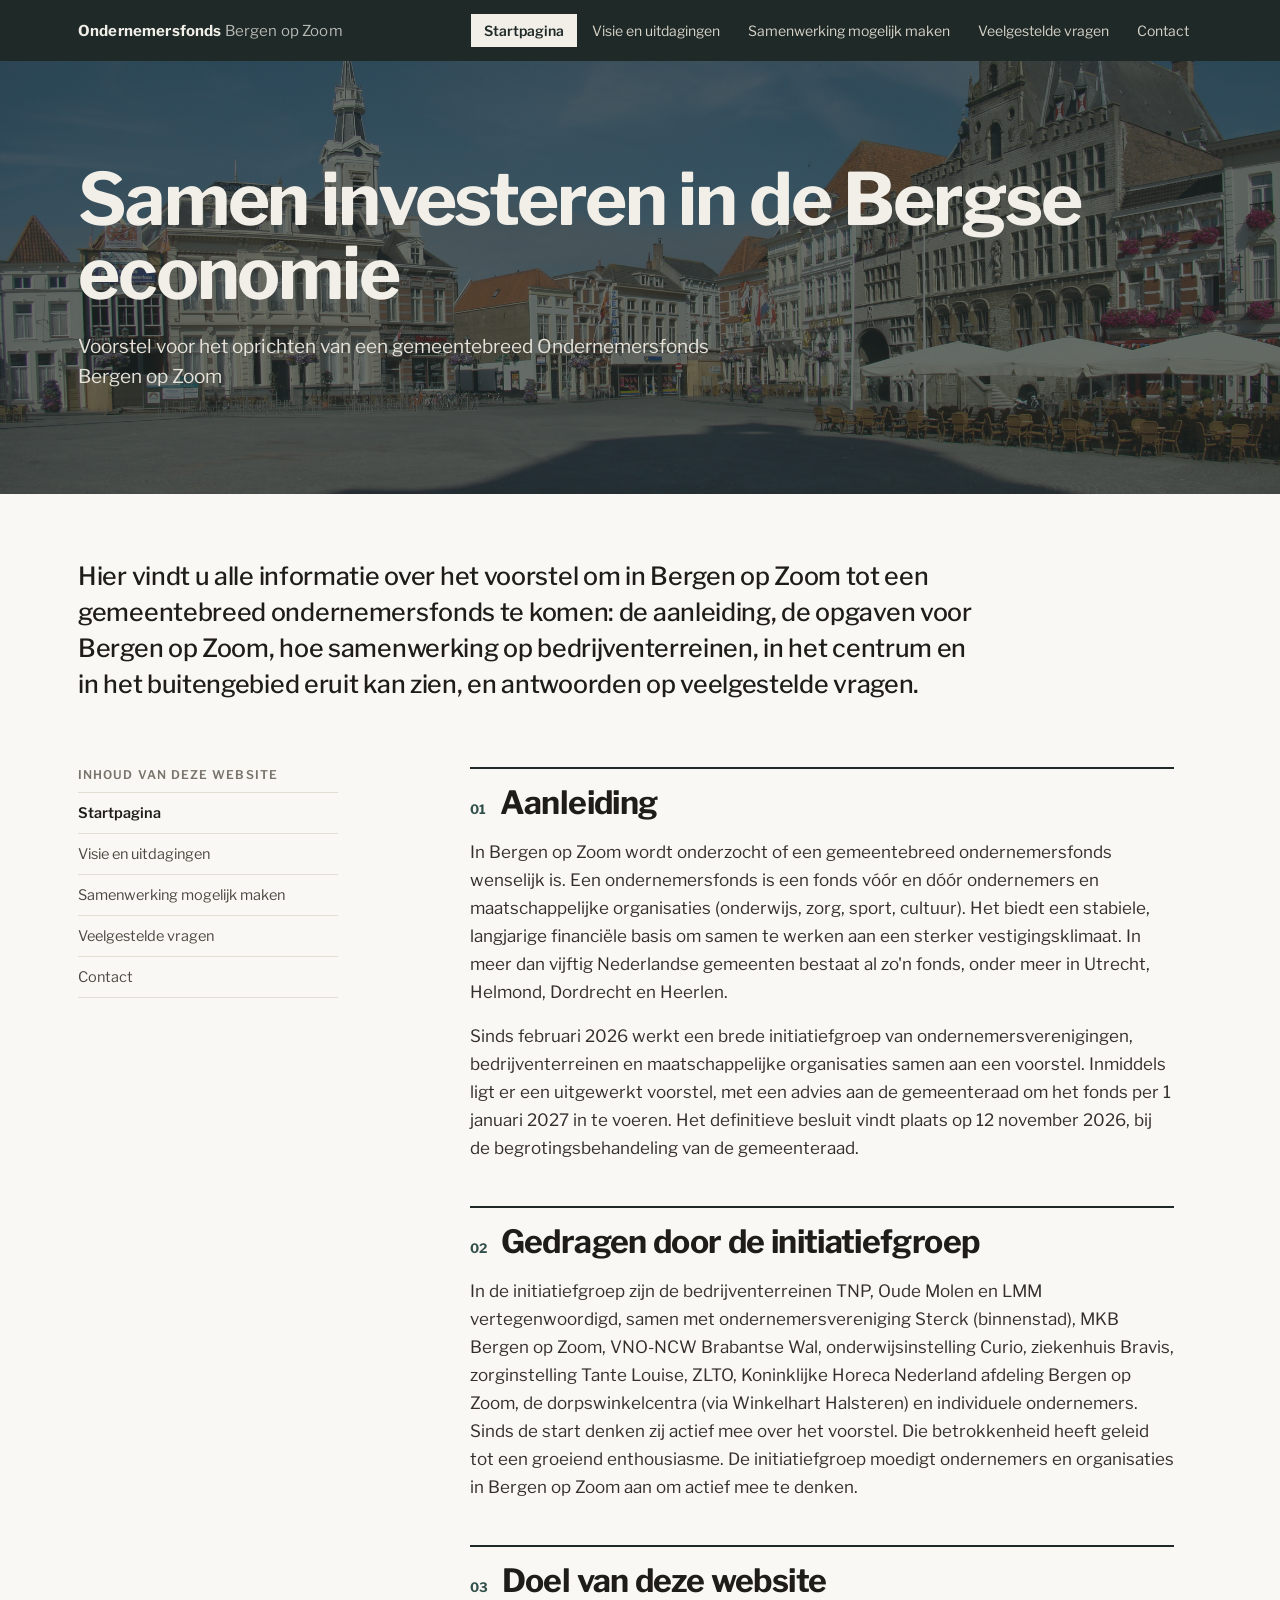
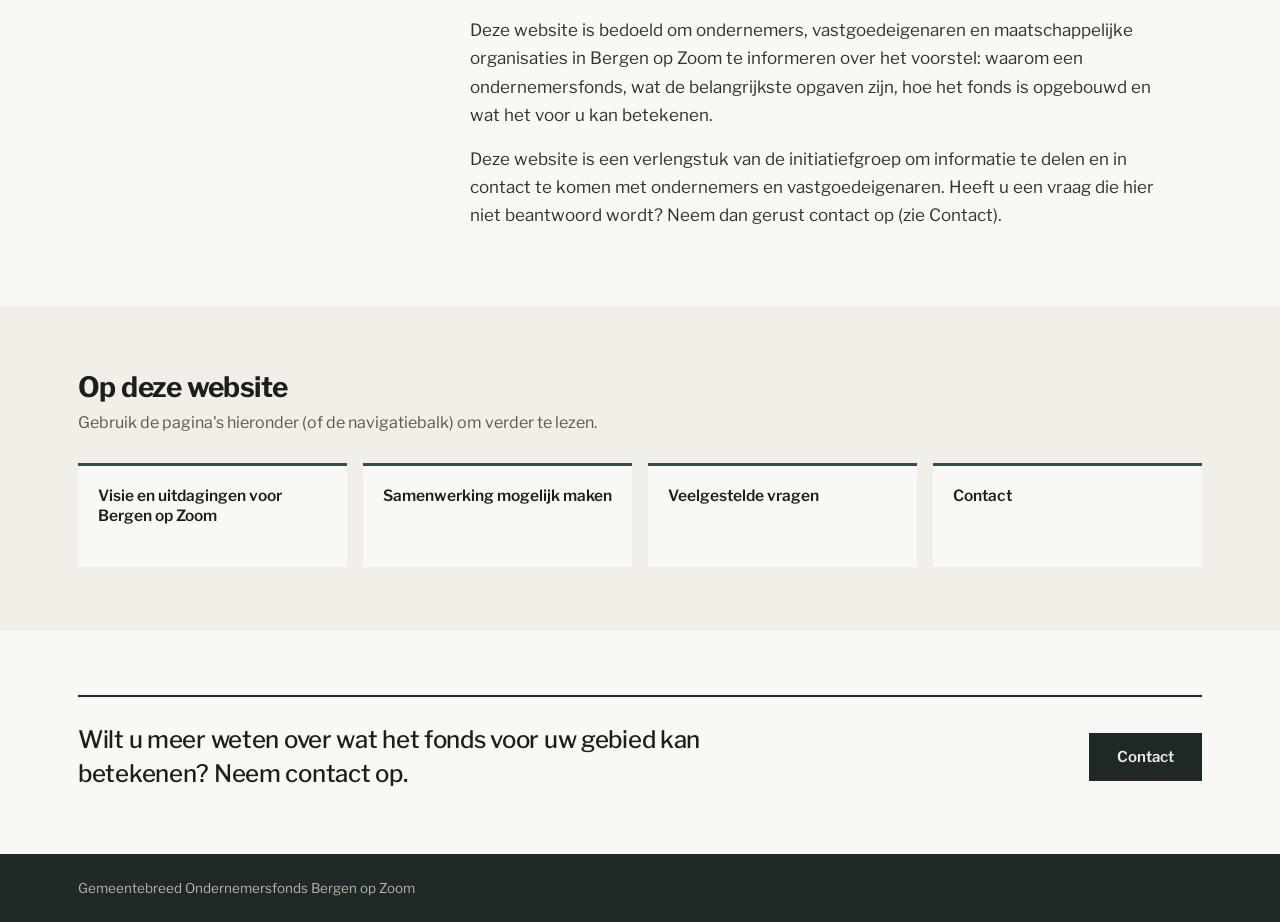
<file: site/index.html>
<!DOCTYPE html>
<html lang="nl">
<head>
<meta charset="utf-8">
<meta name="viewport" content="width=device-width, initial-scale=1">
<title>Ondernemersfonds Bergen op Zoom</title>
<meta name="description" content="Voorstel voor het oprichten van een gemeentebreed Ondernemersfonds Bergen op Zoom.">
<link rel="stylesheet" href="css/style.css">
</head>
<body>

<header class="site-header">
  <div class="site-header-inner">
    <a href="index.html" class="brand">Ondernemersfonds <span class="brand-sub">Bergen op Zoom</span></a>
    <nav class="nav">
      <a href="index.html" class="is-active">Startpagina</a>
      <a href="visie.html">Visie en uitdagingen</a>
      <a href="samenwerking.html">Samenwerking mogelijk maken</a>
      <a href="vragen.html">Veelgestelde vragen</a>
      <a href="contact.html">Contact</a>
    </nav>
  </div>
</header>

<section class="hero hero--home">
  <img class="hero-img" src="images/hero-grote-markt.jpg" alt="">
  <div class="hero-inner">
    <h1>Samen investeren in de Bergse economie</h1>
    <p>Voorstel voor het oprichten van een gemeentebreed Ondernemersfonds Bergen op Zoom</p>
  </div>
</section>

<section class="wrap pad-top">
  <p class="lede">Hier vindt u alle informatie over het voorstel om in Bergen op Zoom tot een gemeentebreed ondernemersfonds te komen: de aanleiding, de opgaven voor Bergen op Zoom, hoe samenwerking op bedrijventerreinen, in het centrum en in het buitengebied eruit kan zien, en antwoorden op veelgestelde vragen.</p>
</section>

<section class="wrap" style="padding-top: clamp(40px, 5vw, 64px)">
  <div class="intro-grid">
    <aside class="side-nav">
      <div class="side-nav-label">Inhoud van deze website</div>
      <div class="side-nav-list">
        <a href="index.html" class="is-active">Startpagina</a>
        <a href="visie.html">Visie en uitdagingen</a>
        <a href="samenwerking.html">Samenwerking mogelijk maken</a>
        <a href="vragen.html">Veelgestelde vragen</a>
        <a href="contact.html">Contact</a>
      </div>
    </aside>

    <div class="intro-body">
      <div class="num-heading">
        <div class="num">01</div>
        <h2>Aanleiding</h2>
      </div>
      <p class="copy">In Bergen op Zoom wordt onderzocht of een gemeentebreed ondernemersfonds wenselijk is. Een ondernemersfonds is een fonds vóór en dóór ondernemers en maatschappelijke organisaties (onderwijs, zorg, sport, cultuur). Het biedt een stabiele, langjarige financiële basis om samen te werken aan een sterker vestigingsklimaat. In meer dan vijftig Nederlandse gemeenten bestaat al zo'n fonds, onder meer in Utrecht, Helmond, Dordrecht en Heerlen.</p>
      <p class="copy last">Sinds februari 2026 werkt een brede initiatiefgroep van ondernemersverenigingen, bedrijventerreinen en maatschappelijke organisaties samen aan een voorstel. Inmiddels ligt er een uitgewerkt voorstel, met een advies aan de gemeenteraad om het fonds per 1 januari 2027 in te voeren. Het definitieve besluit vindt plaats op 12 november 2026, bij de begrotingsbehandeling van de gemeenteraad.</p>

      <div class="num-heading mt">
        <div class="num">02</div>
        <h2>Gedragen door de initiatiefgroep</h2>
      </div>
      <p class="copy last">In de initiatiefgroep zijn de bedrijventerreinen TNP, Oude Molen en LMM vertegenwoordigd, samen met ondernemersvereniging Sterck (binnenstad), MKB Bergen op Zoom, VNO-NCW Brabantse Wal, onderwijsinstelling Curio, ziekenhuis Bravis, zorginstelling Tante Louise, ZLTO, Koninklijke Horeca Nederland afdeling Bergen op Zoom, de dorpswinkelcentra (via Winkelhart Halsteren) en individuele ondernemers. Sinds de start denken zij actief mee over het voorstel. Die betrokkenheid heeft geleid tot een groeiend enthousiasme. De initiatiefgroep moedigt ondernemers en organisaties in Bergen op Zoom aan om actief mee te denken.</p>

      <div class="num-heading mt">
        <div class="num">03</div>
        <h2>Doel van deze website</h2>
      </div>
      <p class="copy">Deze website is bedoeld om ondernemers, vastgoedeigenaren en maatschappelijke organisaties in Bergen op Zoom te informeren over het voorstel: waarom een ondernemersfonds, wat de belangrijkste opgaven zijn, hoe het fonds is opgebouwd en wat het voor u kan betekenen.</p>
      <p class="copy last">Deze website is een verlengstuk van de initiatiefgroep om informatie te delen en in contact te komen met ondernemers en vastgoedeigenaren. Heeft u een vraag die hier niet beantwoord wordt? Neem dan gerust contact op (zie Contact).</p>
    </div>
  </div>
</section>

<section class="section-alt" style="margin-top: clamp(48px, 6vw, 80px)">
  <div class="wrap" style="padding-top: clamp(40px, 5vw, 64px); padding-bottom: clamp(40px, 5vw, 64px)">
    <h2 style="font-size: clamp(22px, 2.6vw, 28px); letter-spacing: -0.02em; font-weight: 700; margin: 0 0 6px">Op deze website</h2>
    <p style="font-size: 16px; line-height: 1.6; color: #5c574f; margin: 0 0 28px">Gebruik de pagina's hieronder (of de navigatiebalk) om verder te lezen.</p>
    <div class="index-grid">
      <a href="visie.html" class="index-card">Visie en uitdagingen voor Bergen op Zoom</a>
      <a href="samenwerking.html" class="index-card">Samenwerking mogelijk maken</a>
      <a href="vragen.html" class="index-card">Veelgestelde vragen</a>
      <a href="contact.html" class="index-card">Contact</a>
    </div>
  </div>
</section>

<section class="wrap" style="padding-top: clamp(40px, 5vw, 64px); padding-bottom: clamp(40px, 5vw, 64px)">
  <div class="cta-section">
    <p>Wilt u meer weten over wat het fonds voor uw gebied kan betekenen? Neem contact op.</p>
    <a href="contact.html" class="cta-button">Contact</a>
  </div>
</section>

<footer class="site-footer">
  <div class="site-footer-inner">Gemeentebreed Ondernemersfonds Bergen op Zoom</div>
</footer>

</body>
</html>
</file>
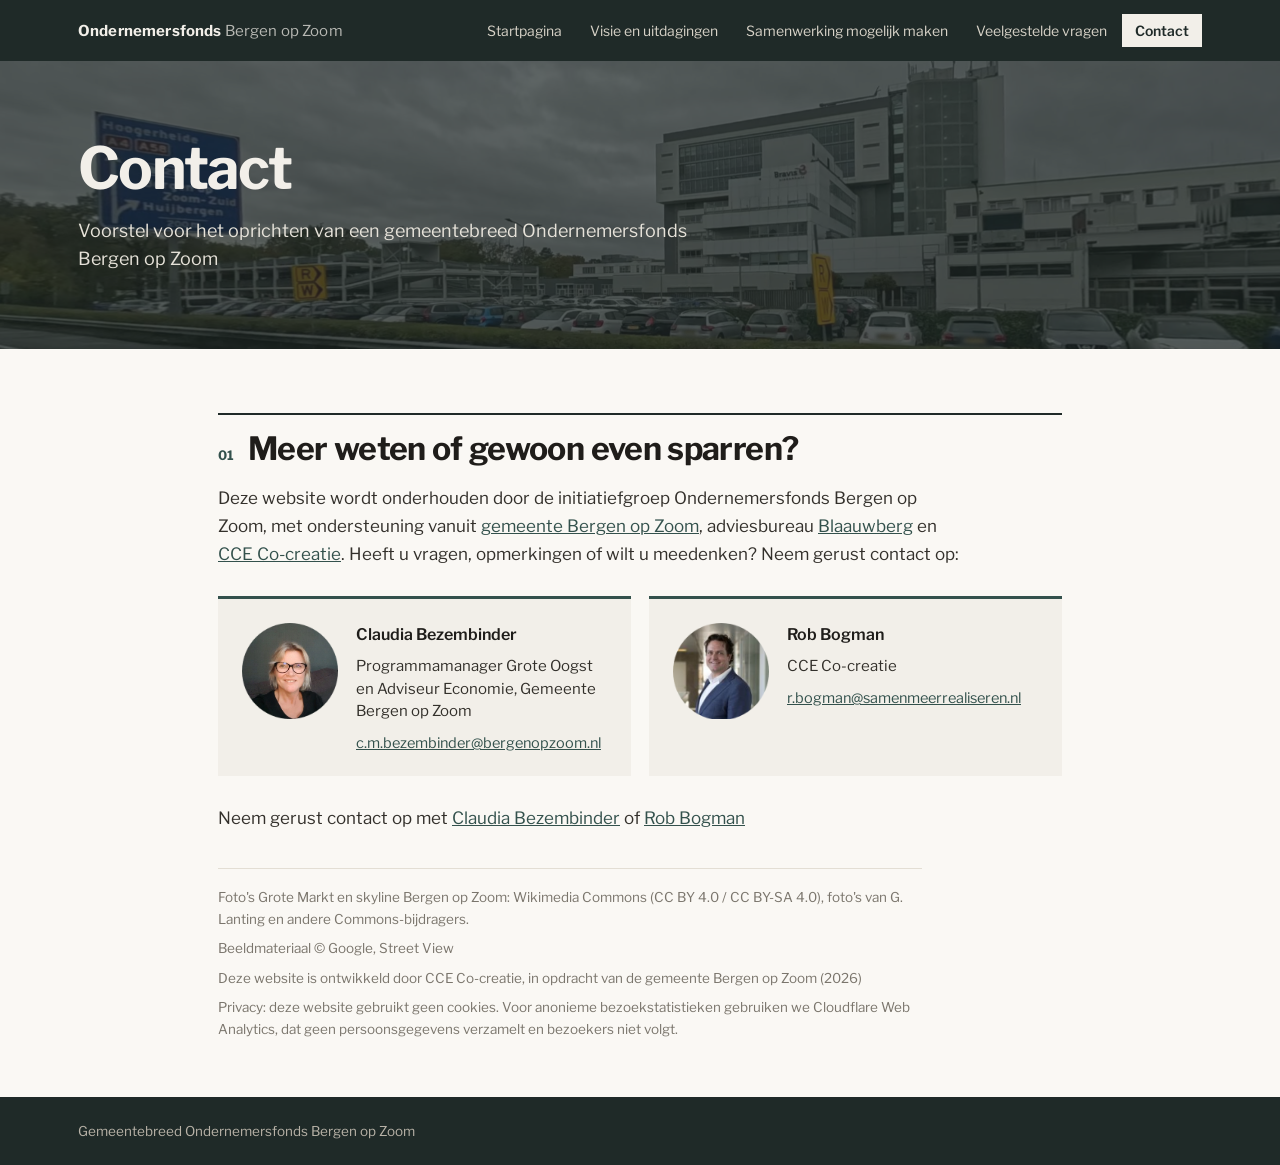
<file: site/contact.html>
<!DOCTYPE html>
<html lang="nl">
<head>
<meta charset="utf-8">
<meta name="viewport" content="width=device-width, initial-scale=1">
<title>Contact — Ondernemersfonds Bergen op Zoom</title>
<meta name="description" content="Voorstel voor het oprichten van een gemeentebreed Ondernemersfonds Bergen op Zoom.">
<link rel="stylesheet" href="css/style.css">
</head>
<body>

<header class="site-header">
  <div class="site-header-inner">
    <a href="index.html" class="brand">Ondernemersfonds <span class="brand-sub">Bergen op Zoom</span></a>
    <nav class="nav">
      <a href="index.html">Startpagina</a>
      <a href="visie.html">Visie en uitdagingen</a>
      <a href="samenwerking.html">Samenwerking mogelijk maken</a>
      <a href="vragen.html">Veelgestelde vragen</a>
      <a href="contact.html" class="is-active">Contact</a>
    </nav>
  </div>
</header>

<section class="hero">
  <img class="hero-img" src="images/cover-contact.png" alt="">
  <div class="hero-inner">
    <h1>Contact</h1>
    <p>Voorstel voor het oprichten van een gemeentebreed Ondernemersfonds Bergen op Zoom</p>
  </div>
</section>

<section class="wrap-narrow pad-top">
  <div class="num-heading">
    <div class="num">01</div>
    <h2>Meer weten of gewoon even sparren?</h2>
  </div>
  <p class="copy last">Deze website wordt onderhouden door de initiatiefgroep Ondernemersfonds Bergen op Zoom, met ondersteuning vanuit <a href="https://www.bergenopzoom.nl/" target="_blank" rel="noopener">gemeente Bergen op Zoom</a>, adviesbureau <a href="https://blaauwberg.nl/" target="_blank" rel="noopener">Blaauwberg</a> en <a href="https://samenmeerrealiseren.nl/" target="_blank" rel="noopener">CCE Co-creatie</a>. Heeft u vragen, opmerkingen of wilt u meedenken? Neem gerust contact op:</p>

  <div class="contact-cards">
    <div class="contact-card">
      <img src="images/portret-claudia.png" alt="Claudia Bezembinder">
      <div>
        <p class="name">Claudia Bezembinder</p>
        <p class="role">Programmamanager Grote Oogst en Adviseur Economie, Gemeente Bergen op Zoom</p>
        <a href="mailto:c.m.bezembinder@bergenopzoom.nl">c.m.bezembinder@bergenopzoom.nl</a>
      </div>
    </div>
    <div class="contact-card">
      <img src="images/portret-rob.png" alt="Rob Bogman">
      <div>
        <p class="name">Rob Bogman</p>
        <p class="role">CCE Co-creatie</p>
        <a href="mailto:r.bogman@samenmeerrealiseren.nl">r.bogman@samenmeerrealiseren.nl</a>
      </div>
    </div>
  </div>

  <p class="copy last" style="margin-top: 28px; margin-bottom: 0">Neem gerust contact op met <a href="mailto:c.m.bezembinder@bergenopzoom.nl">Claudia Bezembinder</a> of <a href="mailto:r.bogman@samenmeerrealiseren.nl">Rob Bogman</a></p>

  <div class="credits">
    <p>Foto's Grote Markt en skyline Bergen op Zoom: Wikimedia Commons (CC BY 4.0 / CC BY-SA 4.0), foto's van G. Lanting en andere Commons-bijdragers.</p>
    <p>Beeldmateriaal © Google, Street View</p>
    <p>Deze website is ontwikkeld door CCE Co-creatie, in opdracht van de gemeente Bergen op Zoom (2026)</p>
    <p>Privacy: deze website gebruikt geen cookies. Voor anonieme bezoekstatistieken gebruiken we Cloudflare Web Analytics, dat geen persoonsgegevens verzamelt en bezoekers niet volgt.</p>
  </div>
  <div style="height: 56px"></div>
</section>

<footer class="site-footer">
  <div class="site-footer-inner">Gemeentebreed Ondernemersfonds Bergen op Zoom</div>
</footer>

</body>
</html>
</file>
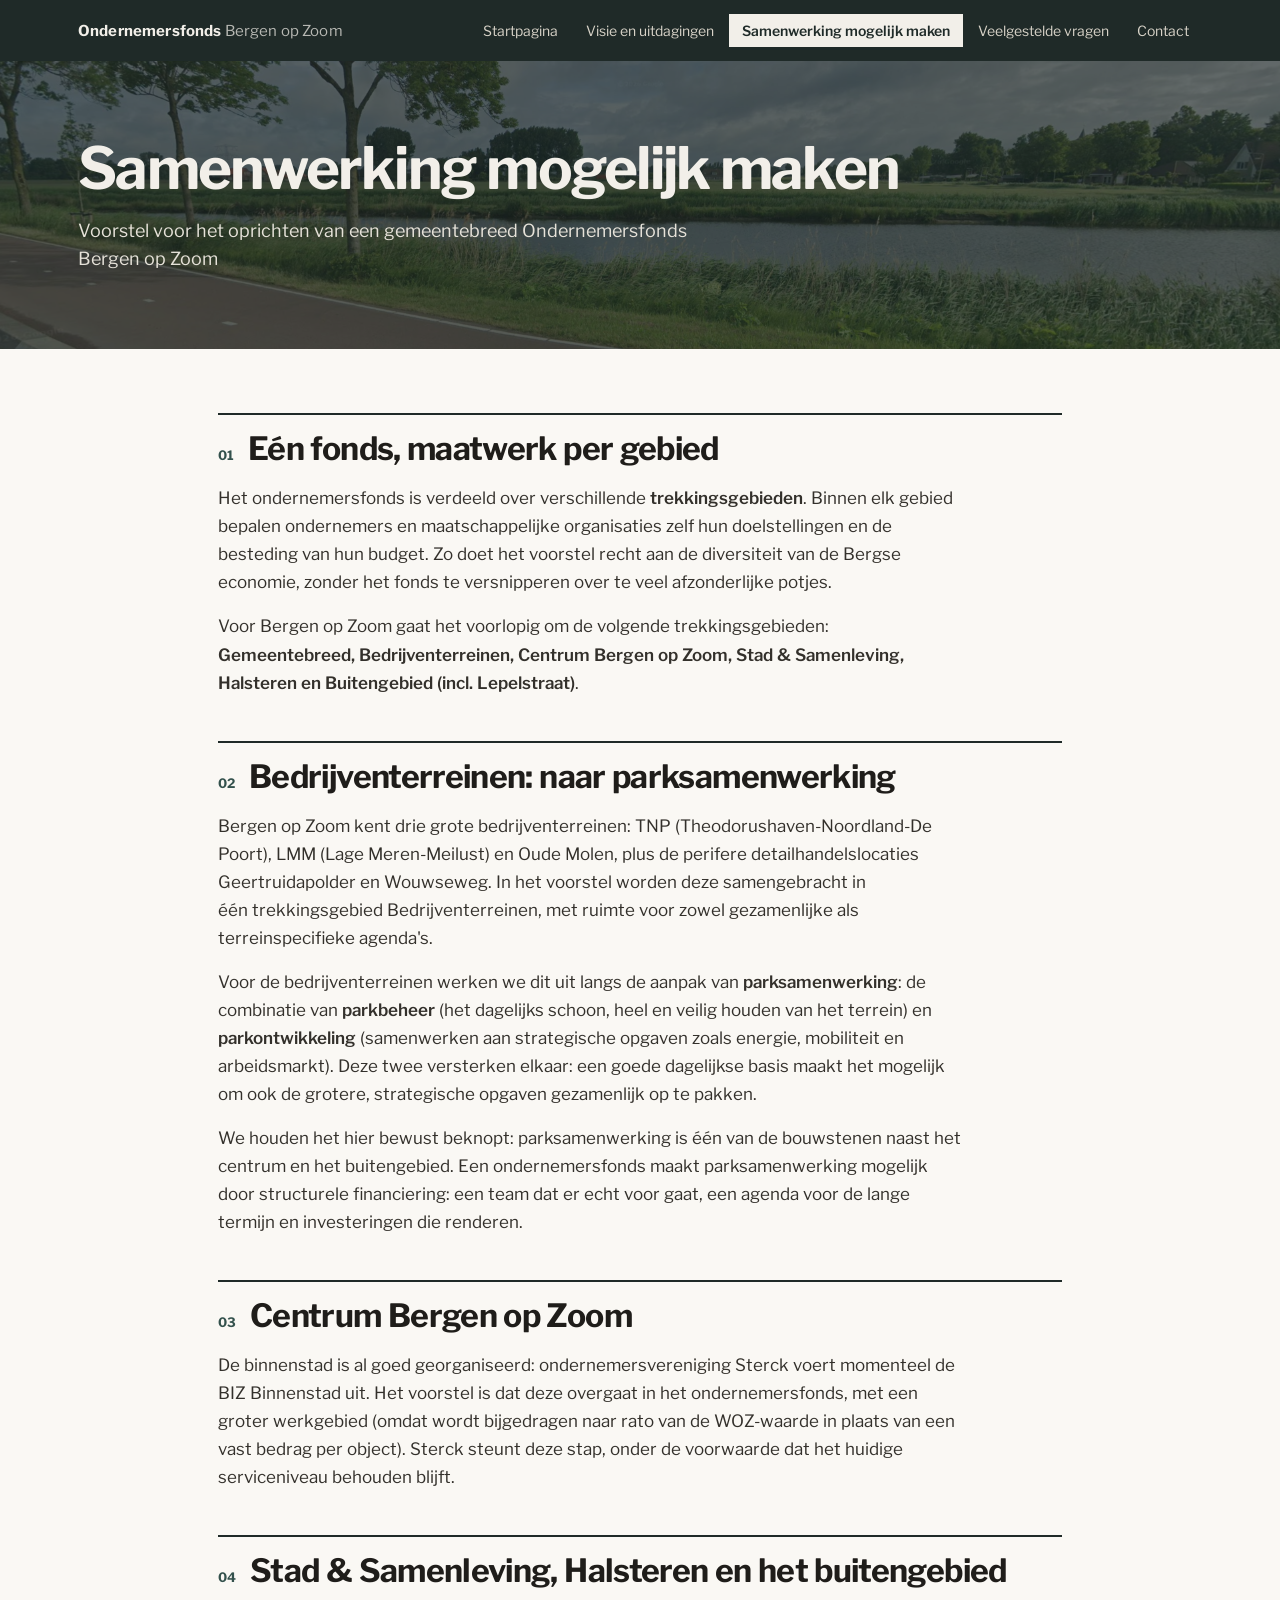
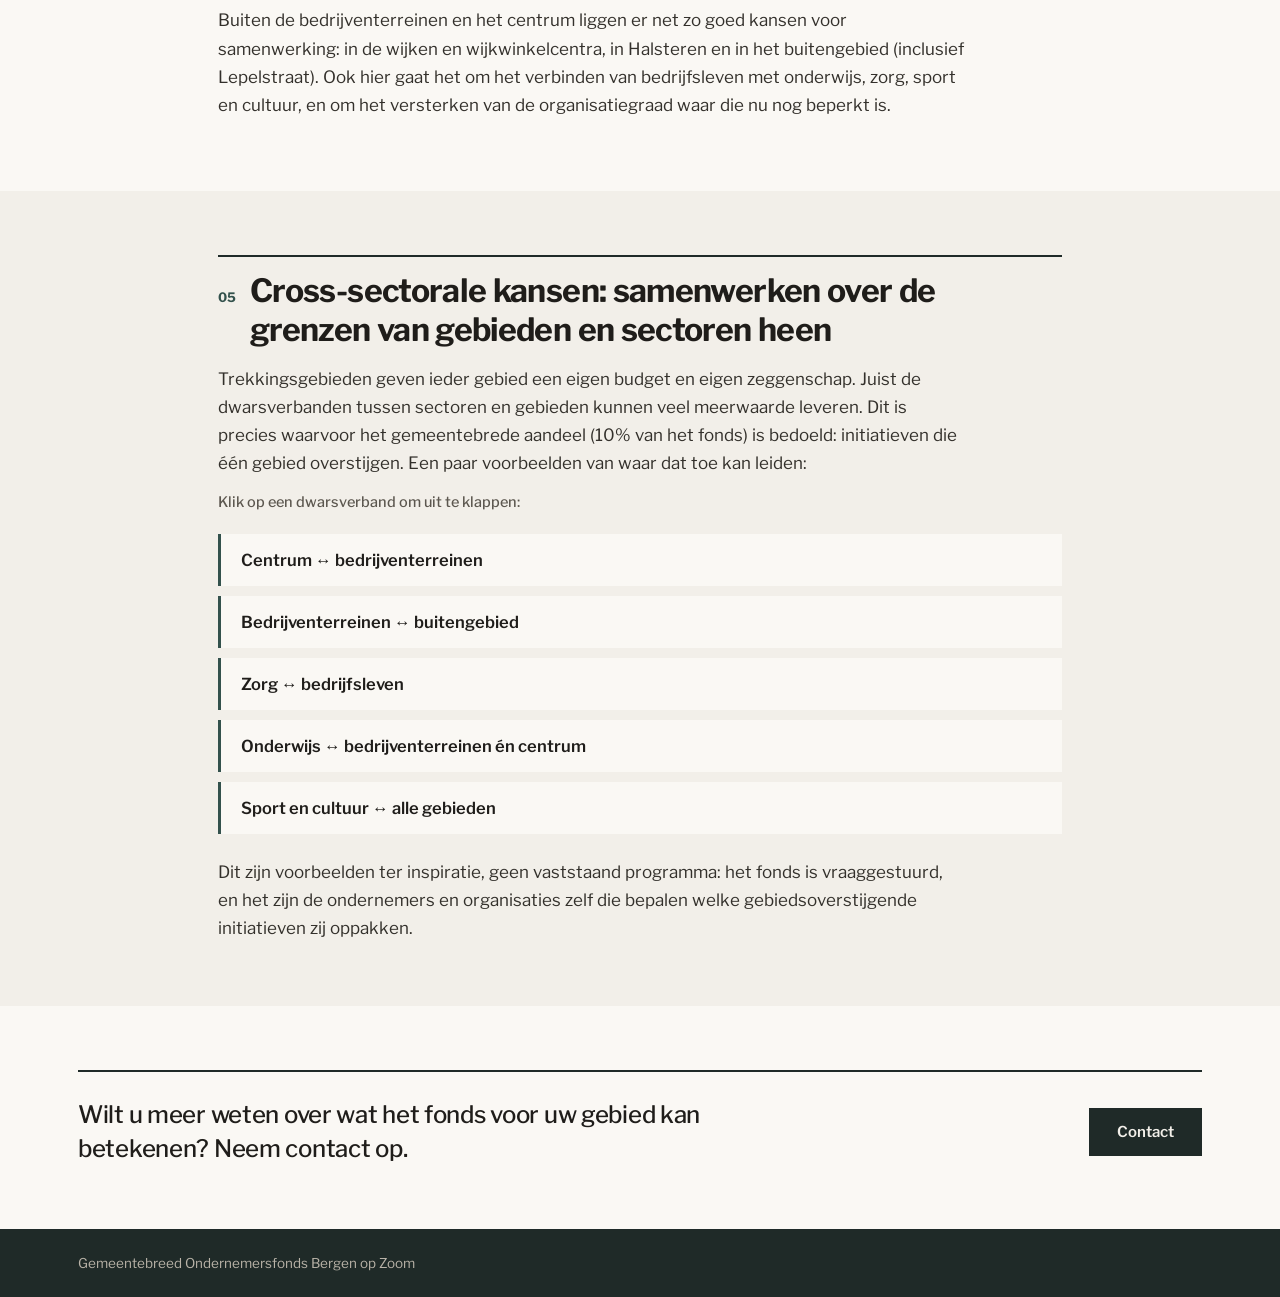
<file: site/samenwerking.html>
<!DOCTYPE html>
<html lang="nl">
<head>
<meta charset="utf-8">
<meta name="viewport" content="width=device-width, initial-scale=1">
<title>Samenwerking mogelijk maken — Ondernemersfonds Bergen op Zoom</title>
<meta name="description" content="Voorstel voor het oprichten van een gemeentebreed Ondernemersfonds Bergen op Zoom.">
<link rel="stylesheet" href="css/style.css">
</head>
<body>

<header class="site-header">
  <div class="site-header-inner">
    <a href="index.html" class="brand">Ondernemersfonds <span class="brand-sub">Bergen op Zoom</span></a>
    <nav class="nav">
      <a href="index.html">Startpagina</a>
      <a href="visie.html">Visie en uitdagingen</a>
      <a href="samenwerking.html" class="is-active">Samenwerking mogelijk maken</a>
      <a href="vragen.html">Veelgestelde vragen</a>
      <a href="contact.html">Contact</a>
    </nav>
  </div>
</header>

<section class="hero">
  <img class="hero-img" src="images/cover-samenwerking.png" alt="">
  <div class="hero-inner">
    <h1>Samenwerking mogelijk maken</h1>
    <p>Voorstel voor het oprichten van een gemeentebreed Ondernemersfonds Bergen op Zoom</p>
  </div>
</section>

<section class="wrap-narrow pad-top">
  <div class="num-heading">
    <div class="num">01</div>
    <h2>Eén fonds, maatwerk per gebied</h2>
  </div>
  <p class="copy">Het ondernemersfonds is verdeeld over verschillende <strong style="font-weight:600">trekkingsgebieden</strong>. Binnen elk gebied bepalen ondernemers en maatschappelijke organisaties zelf hun doelstellingen en de besteding van hun budget. Zo doet het voorstel recht aan de diversiteit van de Bergse economie, zonder het fonds te versnipperen over te veel afzonderlijke potjes.</p>
  <p class="copy last">Voor Bergen op Zoom gaat het voorlopig om de volgende trekkingsgebieden: <strong style="font-weight:600">Gemeentebreed, Bedrijventerreinen, Centrum Bergen op Zoom, Stad &amp; Samenleving, Halsteren en Buitengebied (incl. Lepelstraat)</strong>.</p>

  <div class="num-heading mt">
    <div class="num">02</div>
    <h2>Bedrijventerreinen: naar parksamenwerking</h2>
  </div>
  <p class="copy">Bergen op Zoom kent drie grote bedrijventerreinen: TNP (Theodorushaven-Noordland-De Poort), LMM (Lage Meren-Meilust) en Oude Molen, plus de perifere detailhandelslocaties Geertruidapolder en Wouwseweg. In het voorstel worden deze samengebracht in één trekkingsgebied Bedrijventerreinen, met ruimte voor zowel gezamenlijke als terreinspecifieke agenda's.</p>
  <p class="copy">Voor de bedrijventerreinen werken we dit uit langs de aanpak van <strong style="font-weight:600">parksamenwerking</strong>: de combinatie van <strong style="font-weight:600">parkbeheer</strong> (het dagelijks schoon, heel en veilig houden van het terrein) en <strong style="font-weight:600">parkontwikkeling</strong> (samenwerken aan strategische opgaven zoals energie, mobiliteit en arbeidsmarkt). Deze twee versterken elkaar: een goede dagelijkse basis maakt het mogelijk om ook de grotere, strategische opgaven gezamenlijk op te pakken.</p>
  <p class="copy last">We houden het hier bewust beknopt: parksamenwerking is één van de bouwstenen naast het centrum en het buitengebied. Een ondernemersfonds maakt parksamenwerking mogelijk door structurele financiering: een team dat er echt voor gaat, een agenda voor de lange termijn en investeringen die renderen.</p>

  <div class="num-heading mt">
    <div class="num">03</div>
    <h2>Centrum Bergen op Zoom</h2>
  </div>
  <p class="copy last">De binnenstad is al goed georganiseerd: ondernemersvereniging Sterck voert momenteel de BIZ Binnenstad uit. Het voorstel is dat deze overgaat in het ondernemersfonds, met een groter werkgebied (omdat wordt bijgedragen naar rato van de WOZ-waarde in plaats van een vast bedrag per object). Sterck steunt deze stap, onder de voorwaarde dat het huidige serviceniveau behouden blijft.</p>

  <div class="num-heading mt">
    <div class="num">04</div>
    <h2>Stad &amp; Samenleving, Halsteren en het buitengebied</h2>
  </div>
  <p class="copy last">Buiten de bedrijventerreinen en het centrum liggen er net zo goed kansen voor samenwerking: in de wijken en wijkwinkelcentra, in Halsteren en in het buitengebied (inclusief Lepelstraat). Ook hier gaat het om het verbinden van bedrijfsleven met onderwijs, zorg, sport en cultuur, en om het versterken van de organisatiegraad waar die nu nog beperkt is.</p>
</section>

<section class="section-alt" style="margin-top: clamp(44px, 6vw, 72px)">
  <div class="wrap-narrow" style="padding-top: clamp(40px, 5vw, 64px); padding-bottom: clamp(40px, 5vw, 64px)">
    <div class="num-heading">
      <div class="num">05</div>
      <h2>Cross-sectorale kansen: samenwerken over de grenzen van gebieden en sectoren heen</h2>
    </div>
    <p class="copy">Trekkingsgebieden geven ieder gebied een eigen budget en eigen zeggenschap. Juist de dwarsverbanden tussen sectoren en gebieden kunnen veel meerwaarde leveren. Dit is precies waarvoor het gemeentebrede aandeel (10% van het fonds) is bedoeld: initiatieven die één gebied overstijgen. Een paar voorbeelden van waar dat toe kan leiden:</p>
    <p class="note">Klik op een dwarsverband om uit te klappen:</p>
    <div class="accordion">
      <details class="accordion-item">
        <summary>Centrum ↔ bedrijventerreinen</summary>
        <div class="accordion-body">
          <p>Schaalvoordeel bij een gezamenlijke veiligheidsaanpak (KVO-trajecten, camerabeveiliging, surveillance) en een gedeelde arbeidsmarktcampagne die zowel winkelpersoneel als technisch personeel voor de bedrijventerreinen aantrekt.</p>
          <p class="example">Voorbeeld: Ondernemersfonds Alblasserdam financiert een gemeentebreed netwerk van AED's, precies zo'n voorziening die je niet per gebied apart, maar gebiedsoverstijgend wilt regelen.</p>
        </div>
      </details>
      <details class="accordion-item">
        <summary>Bedrijventerreinen ↔ buitengebied</summary>
        <div class="accordion-body">
          <p>Beide hebben te maken met (dreigende) ondermijning en kunnen gezamenlijk optrekken in preventie en meldingsstructuren; ook op energie liggen kansen: bedrijventerreinen als grootverbruikers, het buitengebied als mogelijke locatie voor opwek en opslag.</p>
          <p class="example">Voorbeeld: Ondernemersfonds Gemeente Deurne werkt vanuit het buitengebied al aan Project Groen Gas.</p>
        </div>
      </details>
      <details class="accordion-item">
        <summary>Zorg ↔ bedrijfsleven</summary>
        <div class="accordion-body">
          <p>Bravis en werkgevers delen een belang bij een gezonde, vitale beroepsbevolking; denk aan gezamenlijke vitaliteitsprogramma's, en aan de zorgsector als partner in arbeidsmarktcampagnes; zorg kampt immers met vergelijkbare personeelskrapte als de bedrijventerreinen.</p>
          <p class="example">Voorbeeld: Ondernemersfonds Hardinxveld-Giessendam ondersteunt sport- en muziekactiviteiten voor bewoners van verzorgingshuizen, samen met lokale ondernemers.</p>
        </div>
      </details>
      <details class="accordion-item">
        <summary>Onderwijs ↔ bedrijventerreinen én centrum</summary>
        <div class="accordion-body">
          <p>Curio kan met stages en leerwerktrajecten net zo goed aansluiten bij een technisch bedrijf op TNP als bij een winkel in de binnenstad; een gemeentebrede aanpak voorkomt dat onderwijs steeds opnieuw losse afspraken per sector moet maken.</p>
          <p class="example">Voorbeeld: Ondernemersfonds Alblasserdam financiert een Onderwijsroute. Ondernemersfonds Nieuwkoop een techniek-driedaagse voor leerlingen.</p>
        </div>
      </details>
      <details class="accordion-item">
        <summary>Sport en cultuur ↔ alle gebieden</summary>
        <div class="accordion-body">
          <p>Een gedeelde evenementenkalender kan de binnenstad, de bedrijventerreinen (open dagen) en het buitengebied (streekpromotie, agrotoerisme) met elkaar verbinden, in plaats van dat ieder gebied los zijn eigen promotie organiseert.</p>
          <p class="example">Voorbeeld: Ondernemersfonds Utrecht doet dit met 'HKU Exposure', waarbij kunststudenten de hele stad inkleuren.</p>
        </div>
      </details>
    </div>
    <p class="copy last" style="margin-top: 24px">Dit zijn voorbeelden ter inspiratie, geen vaststaand programma: het fonds is vraaggestuurd, en het zijn de ondernemers en organisaties zelf die bepalen welke gebiedsoverstijgende initiatieven zij oppakken.</p>
  </div>
</section>

<section class="wrap" style="padding-top: clamp(40px, 5vw, 64px); padding-bottom: clamp(40px, 5vw, 64px)">
  <div class="cta-section">
    <p>Wilt u meer weten over wat het fonds voor uw gebied kan betekenen? Neem contact op.</p>
    <a href="contact.html" class="cta-button">Contact</a>
  </div>
</section>

<footer class="site-footer">
  <div class="site-footer-inner">Gemeentebreed Ondernemersfonds Bergen op Zoom</div>
</footer>

</body>
</html>
</file>
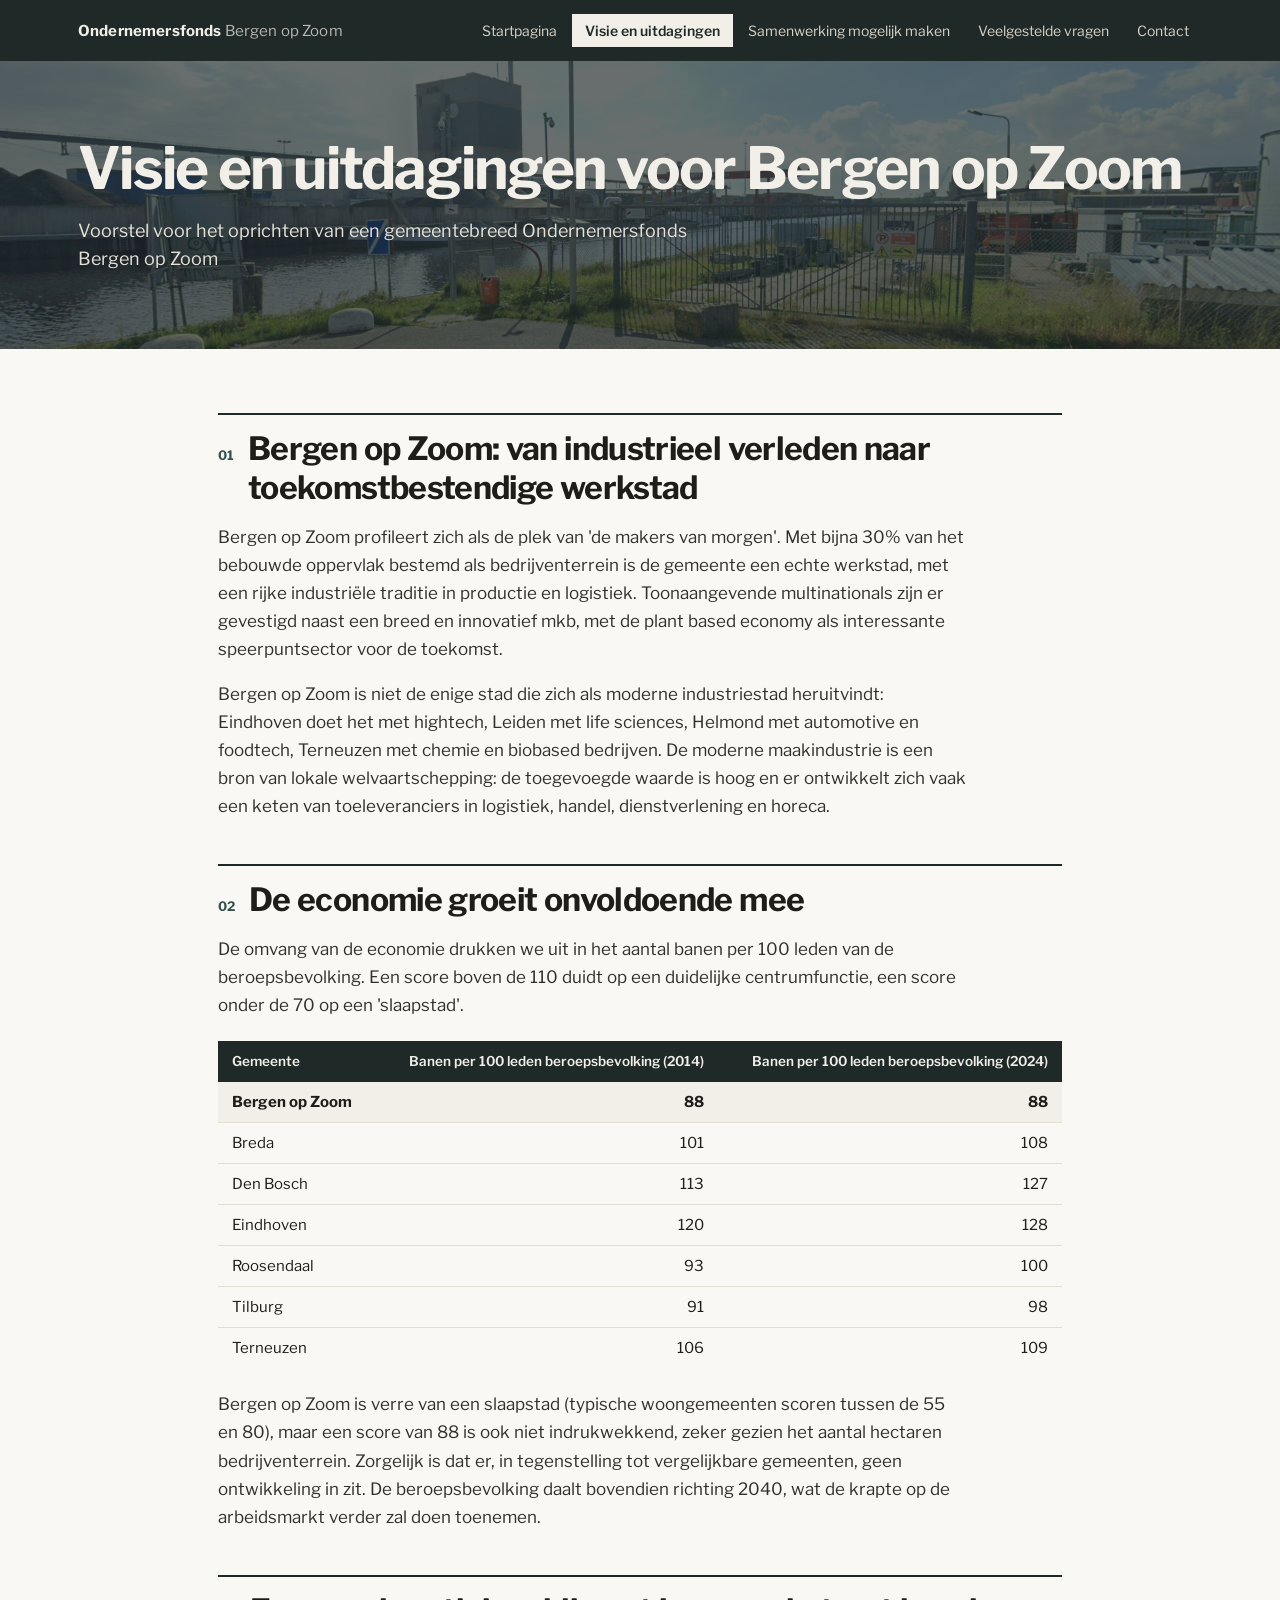
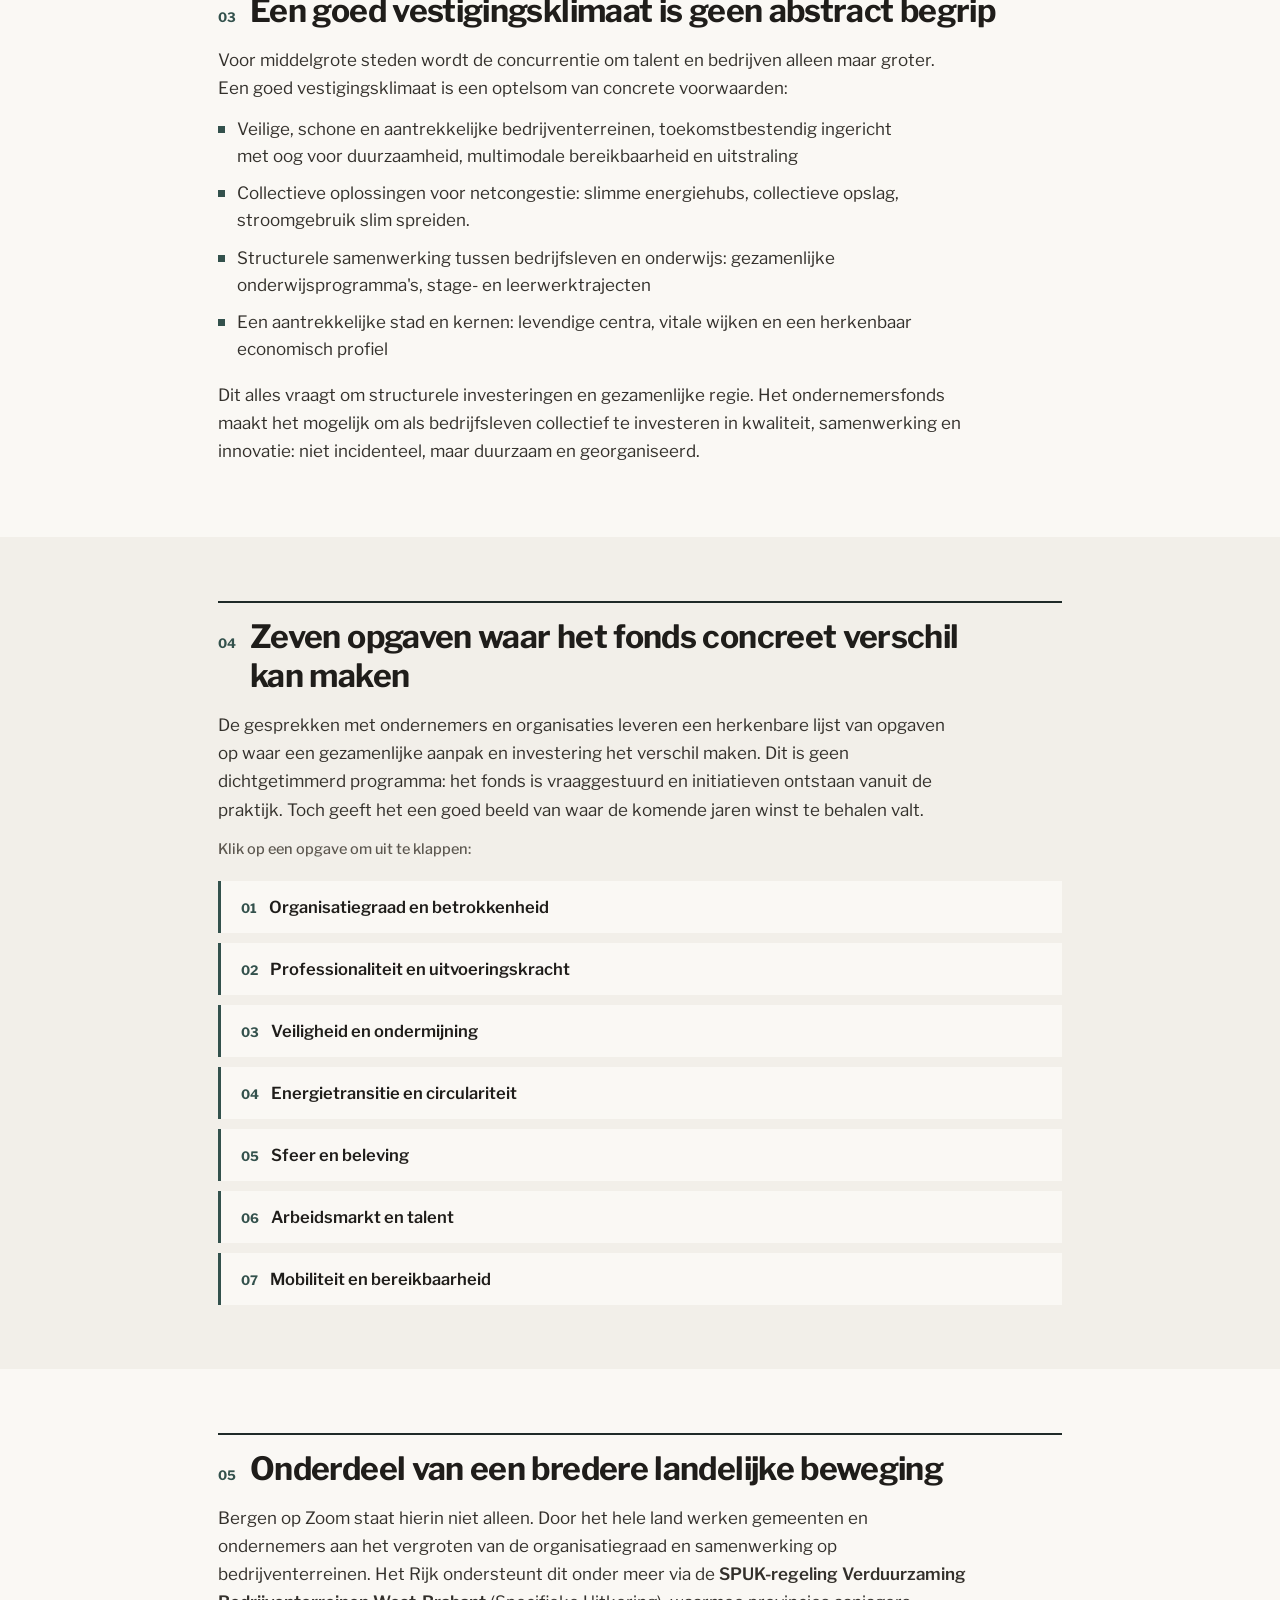
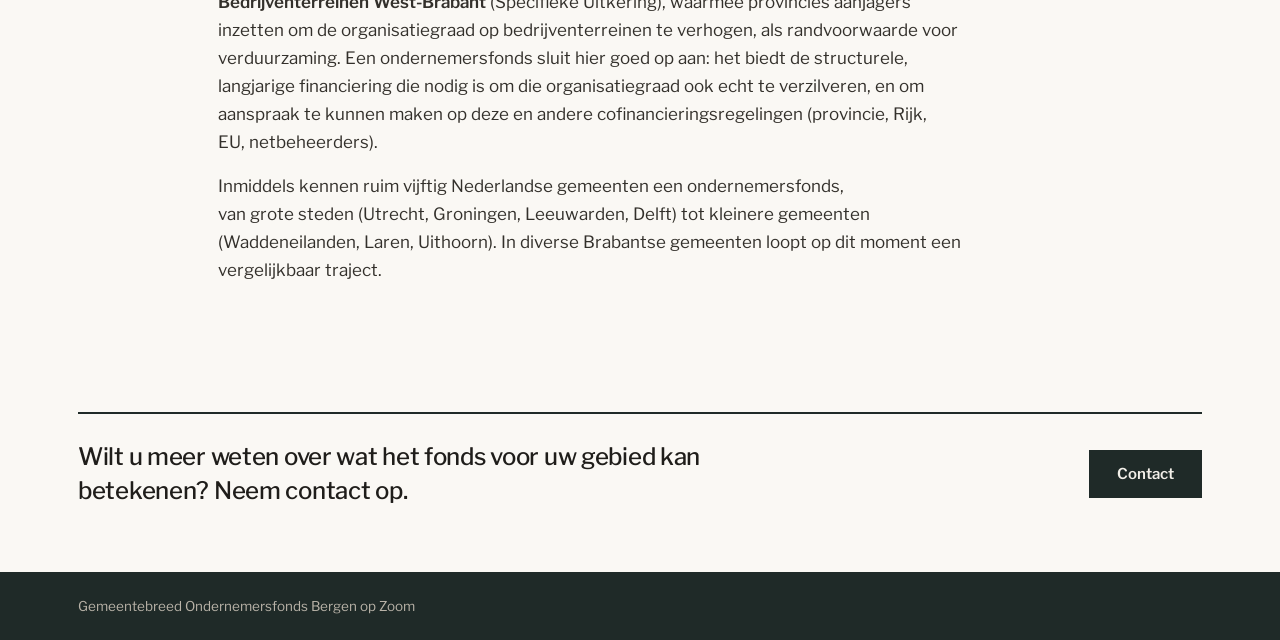
<file: site/visie.html>
<!DOCTYPE html>
<html lang="nl">
<head>
<meta charset="utf-8">
<meta name="viewport" content="width=device-width, initial-scale=1">
<title>Visie en uitdagingen — Ondernemersfonds Bergen op Zoom</title>
<meta name="description" content="Voorstel voor het oprichten van een gemeentebreed Ondernemersfonds Bergen op Zoom.">
<link rel="stylesheet" href="css/style.css">
</head>
<body>

<header class="site-header">
  <div class="site-header-inner">
    <a href="index.html" class="brand">Ondernemersfonds <span class="brand-sub">Bergen op Zoom</span></a>
    <nav class="nav">
      <a href="index.html">Startpagina</a>
      <a href="visie.html" class="is-active">Visie en uitdagingen</a>
      <a href="samenwerking.html">Samenwerking mogelijk maken</a>
      <a href="vragen.html">Veelgestelde vragen</a>
      <a href="contact.html">Contact</a>
    </nav>
  </div>
</header>

<section class="hero">
  <img class="hero-img" src="images/cover-visie.png" alt="">
  <div class="hero-inner">
    <h1>Visie en uitdagingen voor Bergen op Zoom</h1>
    <p>Voorstel voor het oprichten van een gemeentebreed Ondernemersfonds Bergen op Zoom</p>
  </div>
</section>

<section class="wrap-narrow pad-top">
  <div class="num-heading">
    <div class="num">01</div>
    <h2>Bergen op Zoom: van industrieel verleden naar toekomstbestendige werkstad</h2>
  </div>
  <p class="copy">Bergen op Zoom profileert zich als de plek van 'de makers van morgen'. Met bijna 30% van het bebouwde oppervlak bestemd als bedrijventerrein is de gemeente een echte werkstad, met een rijke industriële traditie in productie en logistiek. Toonaangevende multinationals zijn er gevestigd naast een breed en innovatief mkb, met de plant based economy als interessante speerpuntsector voor de toekomst.</p>
  <p class="copy last">Bergen op Zoom is niet de enige stad die zich als moderne industriestad heruitvindt: Eindhoven doet het met hightech, Leiden met life sciences, Helmond met automotive en foodtech, Terneuzen met chemie en biobased bedrijven. De moderne maakindustrie is een bron van lokale welvaartschepping: de toegevoegde waarde is hoog en er ontwikkelt zich vaak een keten van toeleveranciers in logistiek, handel, dienstverlening en horeca.</p>

  <div class="num-heading mt">
    <div class="num">02</div>
    <h2>De economie groeit onvoldoende mee</h2>
  </div>
  <p class="copy" style="margin-bottom: 22px">De omvang van de economie drukken we uit in het aantal banen per 100 leden van de beroepsbevolking. Een score boven de 110 duidt op een duidelijke centrumfunctie, een score onder de 70 op een 'slaapstad'.</p>
  <div class="data-table-wrap">
    <table class="data-table">
      <thead>
        <tr>
          <th>Gemeente</th>
          <th class="num-col">Banen per 100 leden beroepsbevolking (2014)</th>
          <th class="num-col">Banen per 100 leden beroepsbevolking (2024)</th>
        </tr>
      </thead>
      <tbody>
        <tr class="highlight">
          <td>Bergen op Zoom</td>
          <td class="num-col">88</td>
          <td class="num-col">88</td>
        </tr>
        <tr>
          <td>Breda</td>
          <td class="num-col">101</td>
          <td class="num-col">108</td>
        </tr>
        <tr>
          <td>Den Bosch</td>
          <td class="num-col">113</td>
          <td class="num-col">127</td>
        </tr>
        <tr>
          <td>Eindhoven</td>
          <td class="num-col">120</td>
          <td class="num-col">128</td>
        </tr>
        <tr>
          <td>Roosendaal</td>
          <td class="num-col">93</td>
          <td class="num-col">100</td>
        </tr>
        <tr>
          <td>Tilburg</td>
          <td class="num-col">91</td>
          <td class="num-col">98</td>
        </tr>
        <tr>
          <td>Terneuzen</td>
          <td class="num-col">106</td>
          <td class="num-col">109</td>
        </tr>
      </tbody>
    </table>
  </div>
  <p class="copy last" style="margin-top: 22px">Bergen op Zoom is verre van een slaapstad (typische woongemeenten scoren tussen de 55 en 80), maar een score van 88 is ook niet indrukwekkend, zeker gezien het aantal hectaren bedrijventerrein. Zorgelijk is dat er, in tegenstelling tot vergelijkbare gemeenten, geen ontwikkeling in zit. De beroepsbevolking daalt bovendien richting 2040, wat de krapte op de arbeidsmarkt verder zal doen toenemen.</p>

  <div class="num-heading mt">
    <div class="num">03</div>
    <h2>Een goed vestigingsklimaat is geen abstract begrip</h2>
  </div>
  <p class="copy">Voor middelgrote steden wordt de concurrentie om talent en bedrijven alleen maar groter. Een goed vestigingsklimaat is een optelsom van concrete voorwaarden:</p>
  <ul class="dot-list">
    <li>Veilige, schone en aantrekkelijke bedrijventerreinen, toekomstbestendig ingericht met oog voor duurzaamheid, multimodale bereikbaarheid en uitstraling</li>
    <li>Collectieve oplossingen voor netcongestie: slimme energiehubs, collectieve opslag, stroomgebruik slim spreiden.</li>
    <li>Structurele samenwerking tussen bedrijfsleven en onderwijs: gezamenlijke onderwijsprogramma's, stage- en leerwerktrajecten</li>
    <li>Een aantrekkelijke stad en kernen: levendige centra, vitale wijken en een herkenbaar economisch profiel</li>
  </ul>
  <p class="copy last">Dit alles vraagt om structurele investeringen en gezamenlijke regie. Het ondernemersfonds maakt het mogelijk om als bedrijfsleven collectief te investeren in kwaliteit, samenwerking en innovatie: niet incidenteel, maar duurzaam en georganiseerd.</p>
</section>

<section class="section-alt" style="margin-top: clamp(44px, 6vw, 72px)">
  <div class="wrap-narrow" style="padding-top: clamp(40px, 5vw, 64px); padding-bottom: clamp(40px, 5vw, 64px)">
    <div class="num-heading">
      <div class="num">04</div>
      <h2>Zeven opgaven waar het fonds concreet verschil kan maken</h2>
    </div>
    <p class="copy">De gesprekken met ondernemers en organisaties leveren een herkenbare lijst van opgaven op waar een gezamenlijke aanpak en investering het verschil maken. Dit is geen dichtgetimmerd programma: het fonds is vraaggestuurd en initiatieven ontstaan vanuit de praktijk. Toch geeft het een goed beeld van waar de komende jaren winst te behalen valt.</p>
    <p class="note">Klik op een opgave om uit te klappen:</p>
    <div class="accordion">
      <details class="accordion-item">
        <summary class="with-num"><span class="num">01</span><span>Organisatiegraad en betrokkenheid</span></summary>
        <div class="accordion-body indent">
          <p>In delen van de gemeente is de organisatiegraad nog beperkt en zijn netwerken versnipperd: ondernemers en organisaties weten elkaar onvoldoende te vinden. Het fonds kan hier een verbindende rol spelen: contact leggen, behoeften ophalen, kennis toegankelijk maken, zodat samenwerking vanzelfsprekender wordt en initiatieven sneller van de grond komen. Dit speelt op elk niveau: van bedrijventerrein en wijk tot kern en gemeentebreed.</p>
          <p class="example">Voorbeeld: Ondernemersfonds Hardinxveld-Giessendam liet een Kansen- en Verbeterpuntenonderzoek uitvoeren op bedrijventerrein Langeveer, om gericht te werken aan een hogere organisatiegraad.</p>
        </div>
      </details>
      <details class="accordion-item">
        <summary class="with-num"><span class="num">02</span><span>Professionaliteit en uitvoeringskracht</span></summary>
        <div class="accordion-body indent">
          <p>Veel initiatieven leunen nu op vrijwilligers, wat de continuïteit en slagkracht beperkt. Het fonds maakt professionele capaciteit mogelijk: een fondsmanager, gebiedsmanagers met specifieke taken (park- of centrummanagement), die projecten voorbereidt, uitvoert en bewaakt. Dat verhoogt de kwaliteit, versnelt de uitvoering en ontlast vrijwilligers en besturen.</p>
          <p class="example">Voorbeeld: Ondernemersfonds Laarbeek investeert structureel in parkmanagement, zodat de bedrijventerreinen een vast aanspreekpunt en professionele ondersteuning hebben.</p>
        </div>
      </details>
      <details class="accordion-item">
        <summary class="with-num"><span class="num">03</span><span>Veiligheid en ondermijning</span></summary>
        <div class="accordion-body indent">
          <p>Op bedrijventerreinen ontbreekt het nu vaak aan structureel parkmanagement en een gezamenlijke aanpak van veiligheid en beheer; ook het buitengebied krijgt in toenemende mate te maken met ondermijning. Via het fonds kan worden ingezet op een collectieve aanpak volgens het Keurmerk Veilig Ondernemen (KVO), met periodieke schouwrondes, aangevuld met surveillance, camerabeveiliging en alarmopvolging waar nodig.</p>
          <p class="example">Voorbeeld: Ondernemersfonds Alblasserdam financiert een gemeentebreed netwerk van AED's.</p>
        </div>
      </details>
      <details class="accordion-item">
        <summary class="with-num"><span class="num">04</span><span>Energietransitie en circulariteit</span></summary>
        <div class="accordion-body indent">
          <p>Bedrijven staan voor grote opgaven op het gebied van energie, grondstoffen en duurzaamheid, en er liggen volop kansen om hierin gezamenlijk op te trekken en schaalvoordeel te benutten. Denk aan haalbaarheidsstudies voor energyhubs, een gezamenlijke batterij voor energieopslag, het uitwisselen van reststromen tussen bedrijven, en ondersteuning van circulaire initiatieven zoals repaircafés.</p>
          <p class="example">Voorbeeld: Ondernemersfonds Gemeente Deurne ondersteunt vanuit het buitengebied Project Groen Gas.</p>
        </div>
      </details>
      <details class="accordion-item">
        <summary class="with-num"><span class="num">05</span><span>Sfeer en beleving</span></summary>
        <div class="accordion-body indent">
          <p>Een aantrekkelijk gebied is meer dan functioneel: sfeer en beleving spelen een belangrijke rol bij het aantrekken van bezoekers, klanten, werknemers en nieuwe inwoners. Het fonds kan bijdragen aan evenementen, promotie en gezamenlijke campagnes die de identiteit van Bergen op Zoom versterken; in de binnenstad vervult de BIZ (via Sterck) hier al een belangrijke rol in.</p>
          <p class="example">Voorbeeld: Ondernemersfonds Enkhuizen zet in op 'Etalage van de stad', gericht op sfeer en aantrekkelijkheid van het centrum.</p>
        </div>
      </details>
      <details class="accordion-item">
        <summary class="with-num"><span class="num">06</span><span>Arbeidsmarkt en talent</span></summary>
        <div class="accordion-body indent">
          <p>De krapte op de arbeidsmarkt en de aantrekkingskracht van de regio vragen om actieve inzet op het behouden, aantrekken en ontwikkelen van talent. Het fonds kan initiatieven ondersteunen rond werkgeversprofilering, samenwerking met onderwijs, het matchen van vraag en aanbod, en thema's als goed werkgeverschap en duurzame inzetbaarheid.</p>
          <p class="example">Voorbeeld: Ondernemersfonds Súdwest-Fryslân organiseert een Werkfestival om bedrijven en (toekomstig) personeel dichter bij elkaar te brengen.</p>
        </div>
      </details>
      <details class="accordion-item">
        <summary class="with-num"><span class="num">07</span><span>Mobiliteit en bereikbaarheid</span></summary>
        <div class="accordion-body indent">
          <p>Bereikbaarheid van werklocaties, centra en voorzieningen staat onder druk door toenemende verkeersstromen; tegelijk liggen er kansen in slimme en duurzame mobiliteitsoplossingen, ook relevant voor het behoud van jong talent. Denk aan deelmobiliteit, betere fietsvoorzieningen, mobiliteitsmanagement en afstemming van vervoersstromen tussen bedrijventerreinen, kernen en de regio.</p>
          <p class="example">Voorbeeld: Ondernemersfonds Dordrecht financiert 'E-wheels' en een uitleendienst voor e-bikes.</p>
        </div>
      </details>
    </div>
  </div>
</section>

<section class="wrap-narrow" style="padding-top: clamp(40px, 5vw, 64px); padding-bottom: clamp(40px, 5vw, 64px)">
  <div class="num-heading">
    <div class="num">05</div>
    <h2>Onderdeel van een bredere landelijke beweging</h2>
  </div>
  <p class="copy">Bergen op Zoom staat hierin niet alleen. Door het hele land werken gemeenten en ondernemers aan het vergroten van de organisatiegraad en samenwerking op bedrijventerreinen. Het Rijk ondersteunt dit onder meer via de <strong style="font-weight:600">SPUK-regeling Verduurzaming Bedrijventerreinen West-Brabant</strong> (Specifieke Uitkering), waarmee provincies aanjagers inzetten om de organisatiegraad op bedrijventerreinen te verhogen, als randvoorwaarde voor verduurzaming. Een ondernemersfonds sluit hier goed op aan: het biedt de structurele, langjarige financiering die nodig is om die organisatiegraad ook echt te verzilveren, en om aanspraak te kunnen maken op deze en andere cofinancieringsregelingen (provincie, Rijk, EU, netbeheerders).</p>
  <p class="copy last">Inmiddels kennen ruim vijftig Nederlandse gemeenten een ondernemersfonds, van grote steden (Utrecht, Groningen, Leeuwarden, Delft) tot kleinere gemeenten (Waddeneilanden, Laren, Uithoorn). In diverse Brabantse gemeenten loopt op dit moment een vergelijkbaar traject.</p>
</section>

<section class="wrap" style="padding-top: clamp(40px, 5vw, 64px); padding-bottom: clamp(40px, 5vw, 64px)">
  <div class="cta-section">
    <p>Wilt u meer weten over wat het fonds voor uw gebied kan betekenen? Neem contact op.</p>
    <a href="contact.html" class="cta-button">Contact</a>
  </div>
</section>

<footer class="site-footer">
  <div class="site-footer-inner">Gemeentebreed Ondernemersfonds Bergen op Zoom</div>
</footer>

</body>
</html>
</file>
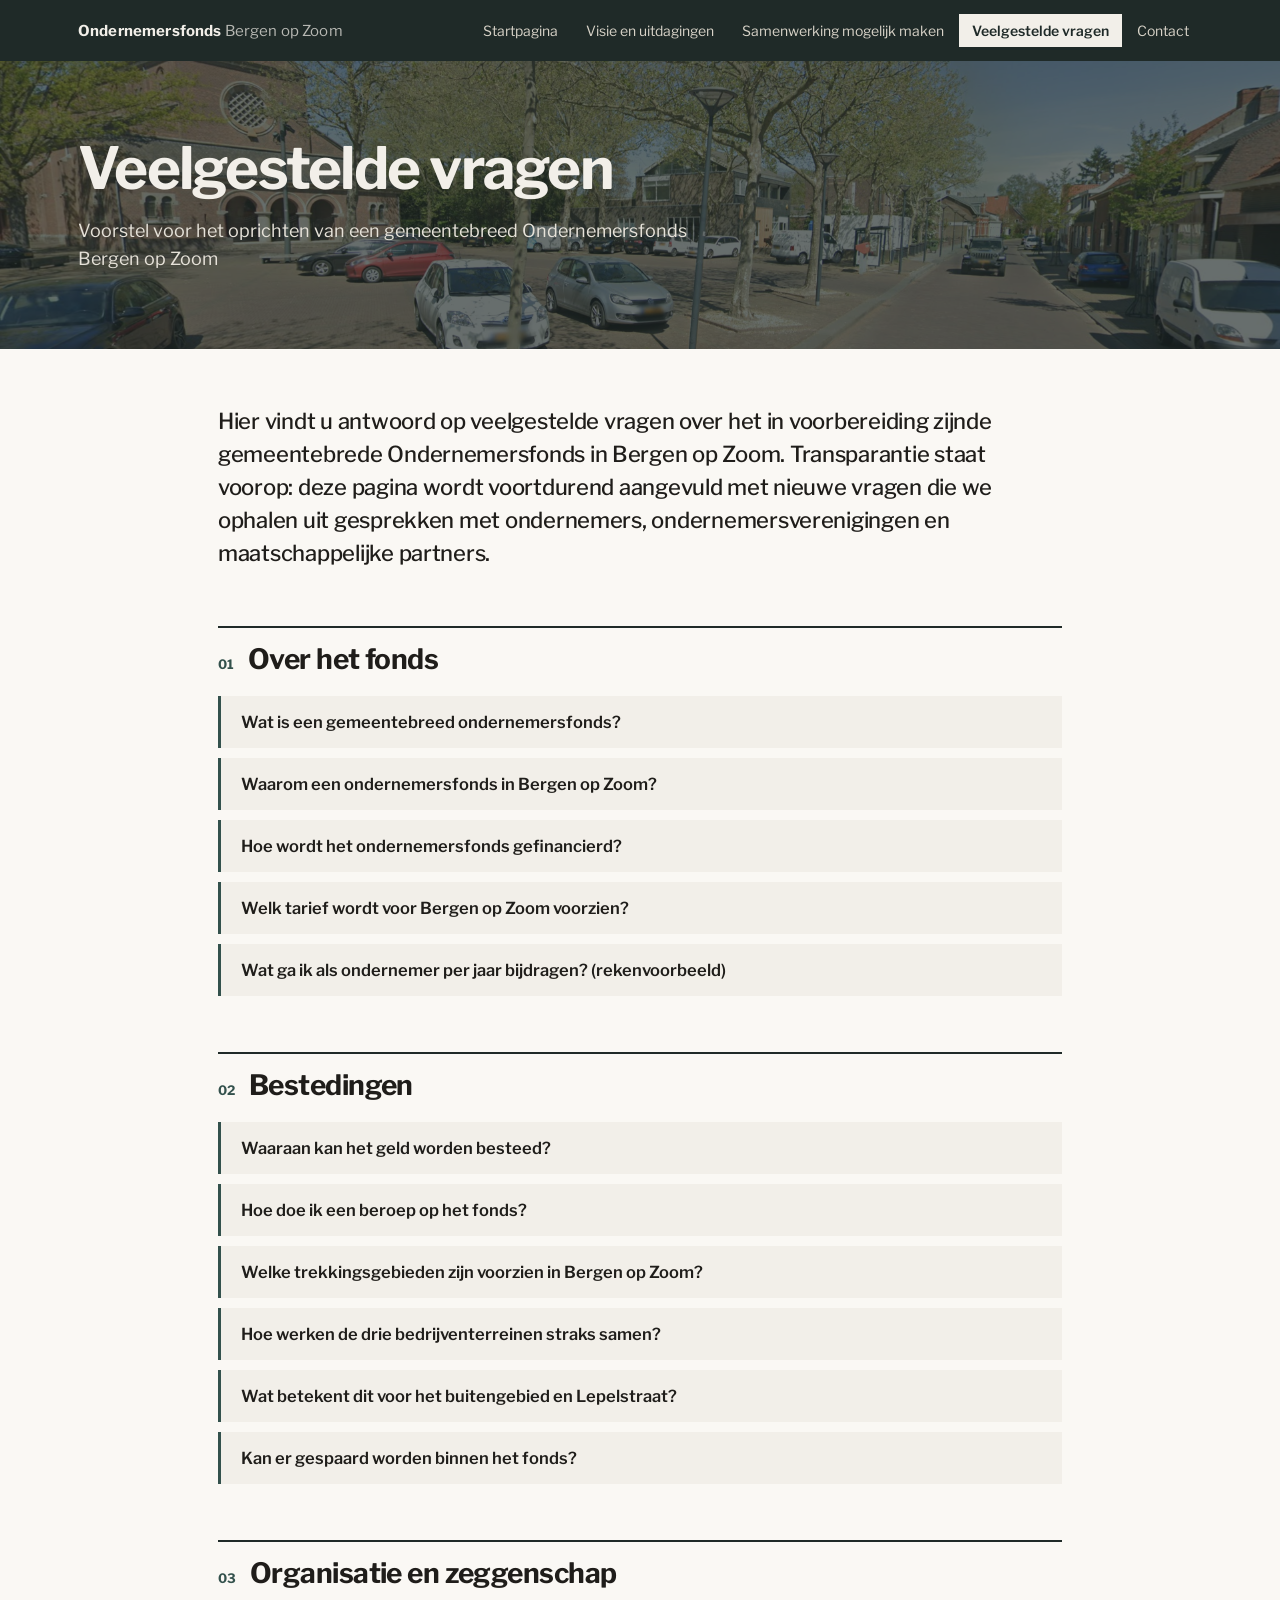
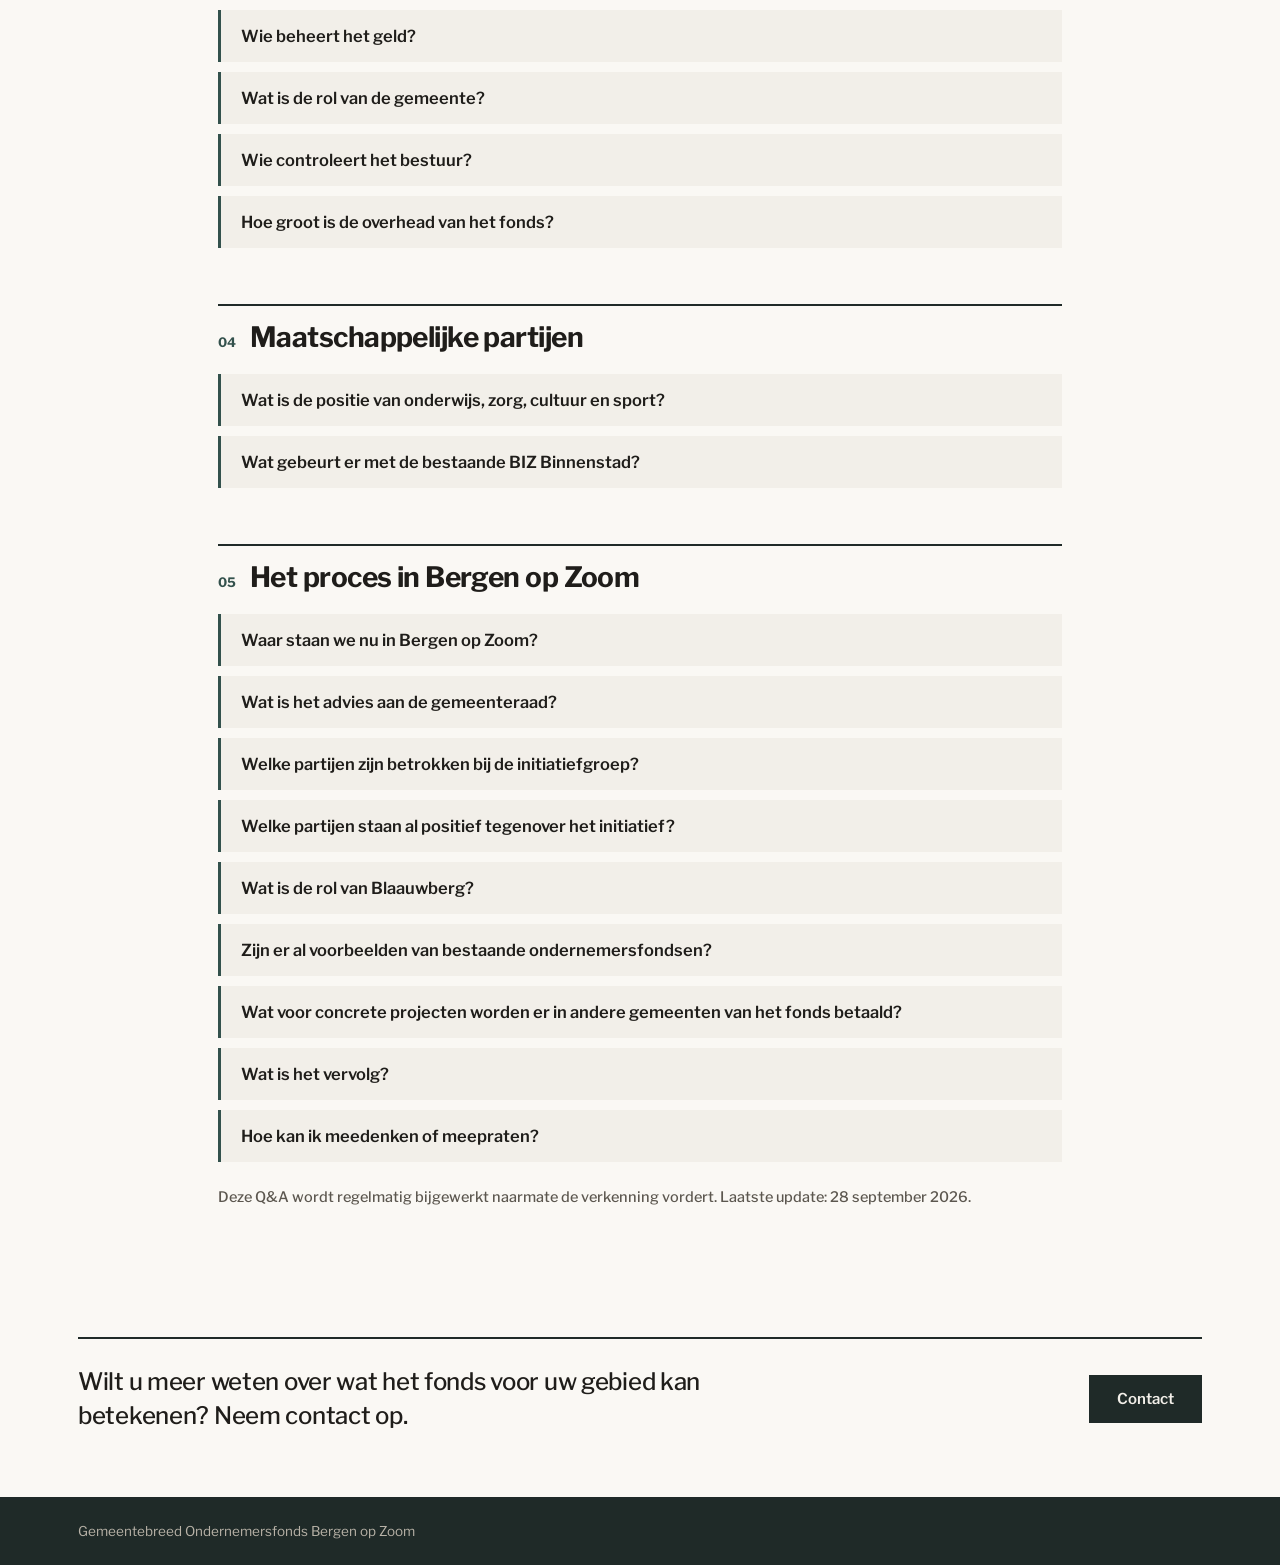
<file: site/vragen.html>
<!DOCTYPE html>
<html lang="nl">
<head>
<meta charset="utf-8">
<meta name="viewport" content="width=device-width, initial-scale=1">
<title>Veelgestelde vragen — Ondernemersfonds Bergen op Zoom</title>
<meta name="description" content="Voorstel voor het oprichten van een gemeentebreed Ondernemersfonds Bergen op Zoom.">
<link rel="stylesheet" href="css/style.css">
</head>
<body>

<header class="site-header">
  <div class="site-header-inner">
    <a href="index.html" class="brand">Ondernemersfonds <span class="brand-sub">Bergen op Zoom</span></a>
    <nav class="nav">
      <a href="index.html">Startpagina</a>
      <a href="visie.html">Visie en uitdagingen</a>
      <a href="samenwerking.html">Samenwerking mogelijk maken</a>
      <a href="vragen.html" class="is-active">Veelgestelde vragen</a>
      <a href="contact.html">Contact</a>
    </nav>
  </div>
</header>

<section class="hero">
  <img class="hero-img" src="images/cover-faq.png" alt="">
  <div class="hero-inner">
    <h1>Veelgestelde vragen</h1>
    <p>Voorstel voor het oprichten van een gemeentebreed Ondernemersfonds Bergen op Zoom</p>
  </div>
</section>

<section class="wrap-narrow" style="padding-top: clamp(36px, 5vw, 56px)">
  <p class="lede-sm">Hier vindt u antwoord op veelgestelde vragen over het in voorbereiding zijnde gemeentebrede Ondernemersfonds in Bergen op Zoom. Transparantie staat voorop: deze pagina wordt voortdurend aangevuld met nieuwe vragen die we ophalen uit gesprekken met ondernemers, ondernemersverenigingen en maatschappelijke partners.</p>
</section>

<section class="wrap-narrow" style="padding-top: clamp(36px, 5vw, 56px)">
  <div class="num-heading">
    <div class="num">01</div>
    <h2 class="sm">Over het fonds</h2>
  </div>
  <div class="accordion mt">
    <details class="accordion-item on-alt">
      <summary>Wat is een gemeentebreed ondernemersfonds?</summary>
      <div class="accordion-body">
        <p>Een gemeentebreed ondernemersfonds is een fonds dat door en voor ondernemers wordt beheerd via een onafhankelijke stichting. Vanuit dit fonds kunnen ondernemers gezamenlijk investeren in het gemeenschappelijk belang. Denk aan een bedrijventerrein, een dorpscentrum, de wijkeconomie, het buitengebied of gemeentebrede thema's. Het fonds biedt een vrije financiële positie in handen van ondernemers en lokale organisaties: zij bepalen zelf waaraan het geld wordt besteed.</p>
        <p>In Nederland werken inmiddels ruim 50 gemeenten met een dergelijk fonds, van groot (Utrecht, Groningen, Leeuwarden) tot klein (Waddeneilanden). In Brabant zijn er onder andere fondsen in Helmond, Deurne en Laarbeek.</p>
      </div>
    </details>
    <details class="accordion-item on-alt">
      <summary>Waarom een ondernemersfonds in Bergen op Zoom?</summary>
      <div class="accordion-body">
        <p>Lokale ondernemers krijgen met steeds meer uitdagingen te maken: verduurzaming en energietransitie, netcongestie, arbeidsmarkt en aansluiting met onderwijs, bereikbaarheid, veiligheid en de uitstraling van bedrijventerreinen en centra. Dit zijn opgaven die ondernemers niet alleen kunnen oplossen en die om collectieve slagkracht vragen.</p>
        <p>Met een ondernemersfonds:</p>
        <ul>
          <li>ontstaat een vast, langjarig investeringsbudget voor gebiedsambities én gemeentebrede thema's;</li>
          <li>krijgt de organisatiegraad een boost en wordt belangenbehartiging professioneler;</li>
          <li>krijgt de gemeente een sterkere gesprekspartner met meer slagkracht;</li>
          <li>ontstaat een hefboom om externe cofinanciering aan te trekken (provincie, Rijk, EU);</li>
          <li>komt er een einde aan 'freeriders': iedere ondernemer betaalt naar rato mee en kan meebepalen.</li>
        </ul>
      </div>
    </details>
    <details class="accordion-item on-alt">
      <summary>Hoe wordt het ondernemersfonds gefinancierd?</summary>
      <div class="accordion-body">
        <p>Ondernemers brengen het geld zelf op via een kleine opslag op de OZB voor niet-woningen. Eigenaren en gebruikers van een zakelijk object investeren gezamenlijk een bedrag per 100.000 euro WOZ-waarde. De bijdrage wordt verdeeld tussen eigenaar (56%) en gebruiker (44%).</p>
        <p>De gemeente int de opslag via de reguliere OZB-aanslag en zet de meeropbrengst één-op-één door naar de onafhankelijke Stichting Ondernemersfonds Bergen op Zoom. Alle betalers van OZB niet-woningen doen mee. Behalve bedrijven zijn dat bijvoorbeeld ook scholen, sportgebouwen, cultuurvastgoed en zorglocaties.</p>
      </div>
    </details>
    <details class="accordion-item on-alt">
      <summary>Welk tarief wordt voor Bergen op Zoom voorzien?</summary>
      <div class="accordion-body">
        <p>Geadviseerd wordt om te werken met een vast tarief van <strong style="font-weight:600">€ 60 per € 100.000 WOZ-waarde.</strong> De bijdrage wordt verdeeld tussen eigenaar (56%) en gebruiker (44%).</p>
        <p>Bij dit tarief wordt de fondsomvang voor Bergen op Zoom geschat op circa <strong style="font-weight:600">€ 1.000.000 tot 1.500.000 per jaar</strong>, waarvan 10% gereserveerd is voor gemeentebrede initiatieven. Het exacte bedrag hangt af van de definitieve WOZ-waarden en het besluit van de gemeenteraad.</p>
      </div>
    </details>
    <details class="accordion-item on-alt">
      <summary>Wat ga ik als ondernemer per jaar bijdragen? (rekenvoorbeeld)</summary>
      <div class="accordion-body">
        <p style="margin-bottom: 18px">Uitgaande van het voorgestelde tarief van € 60 per € 100.000 WOZ-waarde, met een verdeling 56% eigenaar / 44% gebruiker:</p>
        <table class="calc-table">
          <thead>
            <tr>
              <th>Situatie (WOZ € 300.000)</th>
              <th class="num-col">Bijdrage per jaar</th>
            </tr>
          </thead>
          <tbody>
            <tr>
              <td>Gebruiker / huurder</td>
              <td class="num-col">€ 79,-</td>
            </tr>
            <tr>
              <td>Eigenaar</td>
              <td class="num-col">€ 101,-</td>
            </tr>
            <tr>
              <td>Eigenaar én gebruiker</td>
              <td class="num-col">€ 180,-</td>
            </tr>
          </tbody>
        </table>
        <p>De ervaring uit andere fondsen leert dat de individuele draaglast overzichtelijk blijft en niet leidt tot een merkbare aanpassing van de algehele kostenstructuur van een bedrijf. Tegelijkertijd is er sprake van een substantiële opbrengst voor het collectief.</p>
      </div>
    </details>
  </div>
</section>

<section class="wrap-narrow" style="padding-top: clamp(36px, 5vw, 56px)">
  <div class="num-heading">
    <div class="num">02</div>
    <h2 class="sm">Bestedingen</h2>
  </div>
  <div class="accordion mt">
    <details class="accordion-item on-alt">
      <summary>Waaraan kan het geld worden besteed?</summary>
      <div class="accordion-body">
        <p>Het fonds is een 'regelvrije ruimte' met volkomen bestedingsvrijheid voor ondernemers. Alles wat binnen het collectief tot gezamenlijk belang wordt benoemd komt voor financiering in aanmerking. Voorbeelden uit andere gemeenten:</p>
        <ul>
          <li><strong style="font-weight:600">Energietransitie / netcongestie:</strong> onderzoek naar energyhubs, collectieve energiecontracten, kennisuitwisseling</li>
          <li><strong style="font-weight:600">Veiligheid:</strong> surveillance, alarmopvolging, KVO, camerabewaking, aanpak ondermijning</li>
          <li><strong style="font-weight:600">Sfeer en beleving:</strong> evenementen, profilering centrum en winkelgebieden, sfeerverlichting, regiopositionering</li>
          <li><strong style="font-weight:600">Park- en centrummanagement:</strong> belangenbehartiging, schoon/heel/veilig, overleg met de gemeente</li>
          <li><strong style="font-weight:600">Verduurzaming:</strong> vergroening, circulaire initiatieven, zero-emissie stadslogistiek, waterberging, klimaatadaptatie</li>
          <li><strong style="font-weight:600">Arbeidsmarkt:</strong> open bedrijvendagen, techniekroutes, stagemarkten, samenwerking met onderwijs</li>
          <li><strong style="font-weight:600">Buitengebied / landbouw:</strong> promotie, verbrede landbouw, afval- en wateroplossingen, eigen visieontwikkeling</li>
        </ul>
        <p>In de meeste fondsen ontwikkelen de bestedingen zich over de tijd van praktische voorzieningen op korte termijn naar visiegedreven, structurele investeringen met cofinanciering.</p>
      </div>
    </details>
    <details class="accordion-item on-alt">
      <summary>Hoe doe ik een beroep op het fonds?</summary>
      <div class="accordion-body">
        <p>Het fonds gaat naar verwachting werken met trekkingsrechten: ieder gebied beschikt over een gezamenlijk investeringsbudget naar rato van de eigen inleg in het fonds. De ondernemers in het gebied besluiten zelf gezamenlijk over de bestedingen. Als u een plan heeft, meldt u zich bij het collectief in uw gebied.</p>
        <p>Voor gemeentebrede initiatieven wordt een vast aandeel in het fonds gereserveerd. Initiatieven met een gebiedsoverstijgend karakter kunnen via één van de collectieven worden ingediend.</p>
        <p>De definitieve aanvraagprocedure en de exacte trekkingsgebieden voor Bergen op Zoom worden in de huidige verkenningsfase samen met de initiatiefgroep uitgewerkt.</p>
      </div>
    </details>
    <details class="accordion-item on-alt">
      <summary>Welke trekkingsgebieden zijn voorzien in Bergen op Zoom?</summary>
      <div class="accordion-body">
        <p>De tot nu toe besproken (voorlopige) indeling naar trekkingsgebieden is als volgt:</p>
        <ul>
          <li><strong style="font-weight:600">Gemeentebreed</strong> (10% van het fonds)</li>
          <li><strong style="font-weight:600">Bedrijventerreinen:</strong> TNP, Lage Meren-Meilust (LMM), Oude Molen, Geertruidapolder en Wouwseweg, met een voorstel voor een gezamenlijke Stichting Parksamenwerking Bergen op Zoom</li>
          <li><strong style="font-weight:600">Centrum Bergen op Zoom:</strong> opvolger van de huidige BIZ (via Sterck)</li>
          <li><strong style="font-weight:600">Stad &amp; Samenleving:</strong> de wijken, wijkwinkelcentra, onderwijs, zorg, sport en cultuur</li>
          <li><strong style="font-weight:600">Halsteren:</strong> eigen trekkingsrecht voor het dorpscentrum</li>
          <li><strong style="font-weight:600">Buitengebied incl. Lepelstraat:</strong> agrarische bedrijven, recreatie en verspreide bedrijvigheid</li>
        </ul>
        <p>De exacte grenzen liggen nog niet definitief vast en kunnen bij de verdere uitwerking op onderdelen wijzigen.</p>
      </div>
    </details>
    <details class="accordion-item on-alt">
      <summary>Hoe werken de drie bedrijventerreinen straks samen?</summary>
      <div class="accordion-body">
        <p>TNP, Lage Meren-Meilust (LMM) en Oude Molen vormen samen het trekkingsgebied Bedrijventerreinen. Voorgesteld wordt om de bedrijventerreinverenigingen te bundelen in een Stichting Parksamenwerking Bergen op Zoom, die het dagelijkse parkbeheer (schoon, heel, veilig) combineert met parkontwikkeling: gezamenlijk optrekken op strategische opgaven zoals beveiliging, ondermijning, truckparking en de samenwerking met onderwijs. Elk terrein behoudt daarnaast een eigen agenda voor terreinspecifieke zaken zoals bewegwijzering en groenonderhoud.</p>
      </div>
    </details>
    <details class="accordion-item on-alt">
      <summary>Wat betekent dit voor het buitengebied en Lepelstraat?</summary>
      <div class="accordion-body">
        <p>Het buitengebied (inclusief Lepelstraat) kent een grote diversiteit aan bedrijvigheid, van agrarische bedrijven tot recreatie en toerisme, en is nu nog beperkt gezamenlijk georganiseerd. Er is contact gezocht met HISWA-RECRON en ZLTO, maar dit heeft nog niet geleid tot een gezamenlijke vertegenwoordiging. Een eigen trekkingsrecht voor het buitengebied kan hier, net als in Deurne (waar Stichting Buitengebied Deurne inmiddels ondernemers uit verschillende sectoren verbindt), een impuls geven aan de organisatiegraad.</p>
      </div>
    </details>
    <details class="accordion-item on-alt">
      <summary>Kan er gespaard worden binnen het fonds?</summary>
      <div class="accordion-body">
        <p>Ja. Het trekkingsrecht van een gebied blijft ter beschikking staan aan het collectief ter plaatse. En zolang er nog geen collectief is, blijft het trekkingsrecht voor het gebied gereserveerd. Er kan dus gespaard worden voor grotere investeringen. Oneindig oppotten is niet de bedoeling; bij langdurig onbenut trekkingsrecht zoekt het bestuur het gesprek met de trekkingsgerechtigde om te bespreken hoe het fonds beter kan worden gebruikt.</p>
      </div>
    </details>
  </div>
</section>

<section class="wrap-narrow" style="padding-top: clamp(36px, 5vw, 56px)">
  <div class="num-heading">
    <div class="num">03</div>
    <h2 class="sm">Organisatie en zeggenschap</h2>
  </div>
  <div class="accordion mt">
    <details class="accordion-item on-alt">
      <summary>Wie beheert het geld?</summary>
      <div class="accordion-body">
        <p>Een onafhankelijke stichting, de Stichting Ondernemersfonds Bergen op Zoom, beheert het geld in één kas. Het bestuur bestaat uit ondernemers met een netwerk in ondernemend Bergen op Zoom en gevoel voor de lokale economie. Het bestuur heeft ten minste vier taken:</p>
        <ol>
          <li><strong style="font-weight:600">Financieel beheer:</strong> deugdelijke inrichting van het fonds, administratieve verwerking van aanvragen en toezicht op rechtmatigheid.</li>
          <li><strong style="font-weight:600">Ondersteunen van collectieven:</strong> informatievoorziening, kennisoverdracht en ondersteuning van initiatiefnemers.</li>
          <li><strong style="font-weight:600">Stimuleren van organisatie:</strong> in nog ongeorganiseerde gebieden, met inspiratie uit andere fondsen.</li>
          <li><strong style="font-weight:600">Verantwoording:</strong> contact met de gemeente en jaarverslagen.</li>
        </ol>
      </div>
    </details>
    <details class="accordion-item on-alt">
      <summary>Wat is de rol van de gemeente?</summary>
      <div class="accordion-body">
        <p>De verhouding tussen het fonds en de gemeente wordt vastgelegd in een convenant met twee principiële uitgangspunten:</p>
        <ul>
          <li><strong style="font-weight:600">Non-interventiebeginsel:</strong> de gemeente onthoudt zich van politieke beïnvloeding van het fonds. Ondernemers bepalen zelf waaraan het geld wordt besteed.</li>
          <li><strong style="font-weight:600">Non-substitutiebeginsel:</strong> de gemeente blijft verantwoordelijk voor publieke taken. De komst van het fonds is geen aanleiding om publieke verantwoordelijkheden af te wentelen op het fonds.</li>
        </ul>
        <p>De gemeente is zelf ook eigenaar en gebruiker van zakelijk vastgoed en betaalt via die weg mee aan het fonds. Ook hier geldt: meebetalen, maar niet meebeslissen.</p>
      </div>
    </details>
    <details class="accordion-item on-alt">
      <summary>Wie controleert het bestuur?</summary>
      <div class="accordion-body">
        <p>Naast het bestuur komt er een adviesraad: een representatieve afvaardiging van de verschillende groepen ondernemers en maatschappelijke organisaties die meebetalen. Het bestuur legt jaarlijks verantwoording af aan de adviesraad. Daarnaast verschijnt er jaarlijks een jaarverslag met accountantsverklaring richting de gemeente, aangezien het fonds met publiek geïnde middelen wordt gevoed.</p>
      </div>
    </details>
    <details class="accordion-item on-alt">
      <summary>Hoe groot is de overhead van het fonds?</summary>
      <div class="accordion-body">
        <p>Landelijk is de vuistregel dat circa 6% van een ondernemersfonds nodig is voor centrale kosten: technische inrichting, communicatie en website, accountantscontrole en secretariaat. In Bergen op Zoom wordt hiervoor het gemeentebrede aandeel van 10% gebruikt: een deel dekt deze vaste kosten en professionele ondersteuning (bijvoorbeeld een fondsmanager), en het resterende deel is bedoeld voor grotere, gebiedsoverstijgende initiatieven. In het opstartjaar kunnen de kosten tijdelijk hoger liggen door eenmalige zaken zoals de oprichting van de stichting en de opzet van de website en boekhouding.</p>
      </div>
    </details>
  </div>
</section>

<section class="wrap-narrow" style="padding-top: clamp(36px, 5vw, 56px)">
  <div class="num-heading">
    <div class="num">04</div>
    <h2 class="sm">Maatschappelijke partijen</h2>
  </div>
  <div class="accordion mt">
    <details class="accordion-item on-alt">
      <summary>Wat is de positie van onderwijs, zorg, cultuur en sport?</summary>
      <div class="accordion-body">
        <p>Maatschappelijk vastgoed doet ook mee in het fonds; non-profitorganisaties worden van harte uitgenodigd om actief te zijn binnen het fonds. De ervaring elders is dat zij vaak actieve gebruikers zijn: ze hebben belang bij veiligheid, uitstraling, beheer, promotie en activiteiten, én brengen specifieke belangen in:</p>
        <ul>
          <li><strong style="font-weight:600">Onderwijs</strong> heeft baat bij contact met bedrijfsleven over stageplekken, bedrijfsbezoeken en aansluiting onderwijs-arbeidsmarkt.</li>
          <li><strong style="font-weight:600">Sport en cultuur</strong> trekken vaak op met bedrijven rond sponsoring, marketing en gezamenlijke activiteiten.</li>
          <li><strong style="font-weight:600">Zorgorganisaties</strong> zoeken kansen op het gebied van preventie en het verbinden van cliënten en bewoners met de maatschappij.</li>
        </ul>
        <p>Voor Bergen op Zoom zijn onder andere onderwijsinstelling Curio en ziekenhuis Bravis al bij de initiatiefgroep aangehaakt.</p>
      </div>
    </details>
    <details class="accordion-item on-alt">
      <summary>Wat gebeurt er met de bestaande BIZ Binnenstad?</summary>
      <div class="accordion-body">
        <p>In Bergen op Zoom voert ondernemersvereniging Sterck momenteel de BIZ Binnenstad uit. Het voorstel is dat deze overgaat in het ondernemersfonds: het werkgebied van het trekkingsgebied Centrum wordt daarbij groter dan het huidige BIZ-gebied, omdat de bijdrage voortaan naar rato van de WOZ-waarde wordt geheven in plaats van een vast bedrag per object. Sterck ondersteunt deze uitbreiding, onder de voorwaarde dat het huidige serviceniveau behouden blijft; gemeente en Sterck bekijken samen hoe dit het beste kan worden geborgd. Een belangrijk uitgangspunt is dat ondernemers niet dubbel betalen.</p>
      </div>
    </details>
  </div>
</section>

<section class="wrap-narrow" style="padding-top: clamp(36px, 5vw, 56px); padding-bottom: clamp(40px, 5vw, 64px)">
  <div class="num-heading">
    <div class="num">05</div>
    <h2 class="sm">Het proces in Bergen op Zoom</h2>
  </div>
  <div class="accordion mt">
    <details class="accordion-item on-alt">
      <summary>Waar staan we nu in Bergen op Zoom?</summary>
      <div class="accordion-body">
        <p>In de raadsbegroting 2026 is opgenomen dat de gemeente toewerkt naar een raadsvoorstel voor invoering van een gemeentebreed ondernemersfonds per 1 januari 2027, mits er voldoende draagvlak bestaat. Sinds de aftrapbijeenkomst op 5 februari 2026 in het Delta Agrifood Business Lab zijn drie bijeenkomsten van de initiatiefgroep gehouden; een vierde bijeenkomst staat gepland op 21 september 2026.</p>
        <p>Er ligt inmiddels een inhoudelijk uitgewerkt voorstel, met een advies aan de gemeenteraad om het fonds in te voeren. Na bespreking met de initiatiefgroep en verdere communicatie richting ondernemers en organisaties wordt het voorstel op 12 november 2026 ter besluitvorming aan de gemeenteraad voorgelegd, bij het vaststellen van de OZB-tarieven.</p>
      </div>
    </details>
    <details class="accordion-item on-alt">
      <summary>Wat is het advies aan de gemeenteraad?</summary>
      <div class="accordion-body">
        <p>Het advies is om het Ondernemersfonds Bergen op Zoom in te voeren. Dit advies is gebaseerd op een duidelijke economische en maatschappelijke meerwaarde, een breed gedragen inhoudelijk fundament (gebiedsindeling, governance en financiële systematiek zijn uitgewerkt in overleg met de initiatiefgroep), een uitvoerbare financiële en organisatorische basis, en groeiend draagvlak gedurende het traject. De resterende aandachtspunten liggen vooral in de verdere uitwerking van de governance en de praktische samenwerking, en staan de besluitvorming niet in de weg.</p>
      </div>
    </details>
    <details class="accordion-item on-alt">
      <summary>Welke partijen zijn betrokken bij de initiatiefgroep?</summary>
      <div class="accordion-body">
        <p>In de initiatiefgroep zijn vertegenwoordigd:</p>
        <ul>
          <li>De bedrijventerreinen TNP, Oude Molen en LMM</li>
          <li>Individuele ondernemers</li>
          <li>Ondernemersvereniging STERCK Binnenstad</li>
          <li>MKB Bergen op Zoom</li>
          <li>VNO-NCW Brabantse Wal</li>
          <li>Onderwijsinstelling Curio</li>
          <li>Koninklijke Horeca Nederland afdeling Bergen op Zoom</li>
          <li>Horeca in binnenstad en buitengebied</li>
          <li>Ziekenhuis Bravis</li>
          <li>Dorpswinkelcentra (via voorzitter Winkelhart Halsteren)</li>
        </ul>
        <p>De groep wordt waar nodig nog aangevuld met partijen uit onder meer sport, cultuur, zorg en landbouw, zodat een zo representatief mogelijk beeld ontstaat van ondernemend Bergen op Zoom. Voor het buitengebied is inmiddels contact gezocht met HISWA-RECRON en ZLTO; dit heeft nog niet geleid tot een gezamenlijke vertegenwoordiging, maar de komst van het fonds kan hier juist een impuls aan geven.</p>
      </div>
    </details>
    <details class="accordion-item on-alt">
      <summary>Welke partijen staan al positief tegenover het initiatief?</summary>
      <div class="accordion-body">
        <p>Het draagvlak is de afgelopen periode gegroeid. VNO-NCW Brabantse Wal en MKB Bergen op Zoom zijn nadrukkelijk voorstander. De besturen van de drie bedrijventerreinverenigingen (TNP, LMM en Oude Molen) zien inmiddels de meerwaarde en pleiten zelfs voor een directe start met het volledige tarief van € 60. Ondernemersvereniging Sterck (binnenstad) is voorstander, mits het huidige serviceniveau van de BIZ behouden blijft. Ook de winkeliersvereniging van Halsteren, aanvankelijk terughoudend, is inmiddels voorstander. Onderwijsinstelling Curio en ziekenhuis Bravis zijn vanaf een vroeg stadium aangesloten. Enkele partijen zijn kritisch over het proces; deze signalen worden meegenomen in de verdere uitwerking.</p>
      </div>
    </details>
    <details class="accordion-item on-alt">
      <summary>Wat is de rol van Blaauwberg?</summary>
      <div class="accordion-body">
        <p>Adviesbureau Blaauwberg uit Leiden begeleidt de verkenning. Blaauwberg heeft ruime ervaring met de begeleiding van ondernemersfondsen in tientallen Nederlandse gemeenten, waaronder Helmond, Deurne, Leiden, Delft en Leeuwarden. Het bureau brengt landelijke praktijkervaring in en helpt bij gesprekken, draagvlakopbouw, het uitwerken van de startnotitie en de inhoudelijke vormgeving van het fonds.</p>
      </div>
    </details>
    <details class="accordion-item on-alt">
      <summary>Zijn er al voorbeelden van bestaande ondernemersfondsen?</summary>
      <div class="accordion-body">
        <p>Ja, in Nederland werken inmiddels ruim vijftig gemeenten met een ondernemersfonds, van grote steden tot kleine gemeenten. Een paar voorbeelden met een eigen website waar u de werkwijze en projecten kunt bekijken:</p>
        <ul>
          <li><a href="https://www.ondernemersfondshelmond.nl/" target="_blank" rel="noopener">Ondernemersfonds Helmond</a></li>
          <li><a href="https://www.ondernemersfondslaarbeek.nl/" target="_blank" rel="noopener">Ondernemersfonds Laarbeek</a></li>
          <li><a href="https://ofgd.nl/" target="_blank" rel="noopener">Ondernemersfonds Gemeente Deurne</a></li>
          <li><a href="https://ondernemersfondsutrecht.nl/" target="_blank" rel="noopener">Ondernemersfonds Utrecht</a></li>
        </ul>
        <p>Deze fondsen laten zien hoe een gemeentebreed fonds er in de praktijk uitziet: van trekkingsgebieden en tarieven tot concrete projecten.</p>
      </div>
    </details>
    <details class="accordion-item on-alt">
      <summary>Wat voor concrete projecten worden er in andere gemeenten van het fonds betaald?</summary>
      <div class="accordion-body">
        <p>Ondernemersfondsen financieren een grote diversiteit aan projecten, van klein en praktisch tot groot en strategisch. Een paar concrete voorbeelden per soort initiatief:</p>
        <ul>
          <li><strong style="font-weight:600">Maatschappelijke initiatieven:</strong> <a href="https://www.ondernemersfondsdelft.nl/" target="_blank" rel="noopener">Ondernemersfonds Delft</a> financierde een Science Day en de verduurzaming van Sportpark Tanthof Zuid; <a href="https://ondernemersfondsutrecht.nl/" target="_blank" rel="noopener">Ondernemersfonds Utrecht</a> ondersteunt onder meer de jaarlijkse Utrecht Science Week.</li>
          <li><strong style="font-weight:600">Gebieds- en sectoroverstijgende initiatieven:</strong> <a href="https://ondernemersfondsdordrecht.nl/" target="_blank" rel="noopener">Ondernemersfonds Dordrecht</a> investeerde in het project 'Werken aan biodiversiteit' en een uitleendienst voor e-bikes; <a href="https://ondernemersfondsutrecht.nl/" target="_blank" rel="noopener">Ondernemersfonds Utrecht</a> financiert onder meer de Impact Fair, die sociaal ondernemerschap verbindt met het lokale bedrijfsleven.</li>
          <li><strong style="font-weight:600">Bedrijventerreinen:</strong> <a href="https://www.ondernemersfondshelmond.nl/" target="_blank" rel="noopener">Ondernemersfonds Helmond</a> maakt met 'Smart Synergy' kennisdeling tussen bedrijven mogelijk; <a href="https://www.ondernemersfondslaarbeek.nl/" target="_blank" rel="noopener">Ondernemersfonds Laarbeek</a> financiert structureel parkmanagement en een jaarlijkse open bedrijvendag; <a href="https://www.ondernemersfondsdelft.nl/" target="_blank" rel="noopener">Ondernemersfonds Delft</a> maakt collectieve inkoop van zonnepanelen mogelijk.</li>
          <li><strong style="font-weight:600">Centra en wijken:</strong> <a href="https://ondernemersfondsdordrecht.nl/" target="_blank" rel="noopener">Ondernemersfonds Dordrecht</a> organiseert het evenement 'Dordrecht pakt uit'; <a href="https://www.ondernemersfondslaarbeek.nl/" target="_blank" rel="noopener">Ondernemersfonds Laarbeek</a> financiert de lichtjesactie 'Ondernemers in het licht' in de winkelgebieden.</li>
          <li><strong style="font-weight:600">Buitengebied:</strong> <a href="https://ofgd.nl/" target="_blank" rel="noopener">Ondernemersfonds Gemeente Deurne</a> ondersteunt onder meer Project Groen Gas en de jaarlijkse Boerderijdag, en publiceert de reeks 'Buitengebied in Beeld' waarin ondernemers uit het buitengebied aan het woord komen.</li>
        </ul>
        <p>Deze voorbeelden laten zien hoe breed de bestedingsvrijheid in de praktijk wordt ingevuld: van feestverlichting tot energietransitie, en van een enkel evenement tot structurele samenwerking.</p>
      </div>
    </details>
    <details class="accordion-item on-alt">
      <summary>Wat is het vervolg?</summary>
      <div class="accordion-body">
        <p>De routing van een fonds verloopt doorgaans in drie fasen, met telkens een go/no-go-moment:</p>
        <ol>
          <li><strong style="font-weight:600">Oriëntatie:</strong> vorming van de initiatiefgroep, contour van het fonds, eerste gesprekken (afgerond).</li>
          <li><strong style="font-weight:600">Verbreed en verdiepend onderzoek:</strong> uitwerken van een inhoudelijk voorstel en ophalen van draagvlak (afgerond/lopend).</li>
          <li><strong style="font-weight:600">Politieke besluitvorming en implementatie:</strong> besluit door de gemeenteraad, installatie van het bestuur, inrichting van het fonds (aanstaande).</li>
        </ol>
        <p>Het voorstel wordt eerst besproken met de initiatiefgroep; de uitkomsten hiervan worden verwerkt in de definitieve versie. Daarna communiceren de initiatiefgroep en de gemeente breed over het voorstel. De gemeenteraad kan een ondernemersfonds alleen invoeren bij het vaststellen van de OZB-tarieven, wat jaarlijks gebeurt in de begrotingsvergadering (november/december). Bij een positief besluit kan het fonds per 1 januari 2027 van start gaan. Daarna volgen nog enkele praktische stappen: het oprichten van de Stichting Ondernemersfonds Bergen op Zoom (met bestuur), het opstellen van een convenant tussen gemeente en stichting, het oprichten van de adviesraad, en het verder uitwerken van de samenwerking tussen de trekkingsgebieden en de gemeentebrede organisatie.</p>
      </div>
    </details>
    <details class="accordion-item on-alt">
      <summary>Hoe kan ik meedenken of meepraten?</summary>
      <div class="accordion-body">
        <p>Iedere ondernemer en maatschappelijke organisatie in Bergen op Zoom is welkom om mee te denken. Dat kan via uw eigen ondernemersvereniging of gebiedscollectief, via een lid van de initiatiefgroep, of door rechtstreeks contact op te nemen. Heeft u een vraag die nog niet op deze pagina staat? Laat het ons weten via de contactgegevens in het colofon. We vullen de Q&amp;A aan met nieuwe vragen die binnenkomen.</p>
      </div>
    </details>
  </div>
  <p class="note" style="margin-top: 24px; margin-bottom: 0">Deze Q&amp;A wordt regelmatig bijgewerkt naarmate de verkenning vordert. Laatste update: 28 september 2026.</p>
</section>

<section class="wrap" style="padding-top: clamp(40px, 5vw, 64px); padding-bottom: clamp(40px, 5vw, 64px)">
  <div class="cta-section">
    <p>Wilt u meer weten over wat het fonds voor uw gebied kan betekenen? Neem contact op.</p>
    <a href="contact.html" class="cta-button">Contact</a>
  </div>
</section>

<footer class="site-footer">
  <div class="site-footer-inner">Gemeentebreed Ondernemersfonds Bergen op Zoom</div>
</footer>

</body>
</html>
</file>
<file: site/css/style.css>
@import url('https://fonts.googleapis.com/css2?family=Libre+Franklin:wght@400;500;600;700&display=swap');

* { box-sizing: border-box; }

body {
  margin: 0;
  background: #faf8f4;
  color: #1f1d1a;
  font-family: "Libre Franklin", Helvetica, Arial, sans-serif;
}

a { color: #33514c; }
a:hover { color: #1f1d1a; }

summary::-webkit-details-marker { display: none; }
summary { list-style: none; }

img { max-width: 100%; display: block; }

/* Header / navigation */
.site-header {
  background: #1f2a28;
  color: #f2efe9;
  position: sticky;
  top: 0;
  z-index: 10;
}

.site-header-inner {
  max-width: 1180px;
  margin: 0 auto;
  padding: 14px 28px;
  display: flex;
  align-items: center;
  justify-content: space-between;
  gap: 20px;
  flex-wrap: wrap;
}

.brand {
  font-size: 15px;
  font-weight: 700;
  letter-spacing: 0.01em;
  color: #f2efe9;
  text-decoration: none;
}

.brand:hover { color: #f2efe9; }

.brand-sub { font-weight: 400; opacity: 0.72; }

.nav {
  display: flex;
  gap: 2px;
  flex-wrap: wrap;
}

.nav a {
  text-decoration: none;
  padding: 8px 13px;
  font-size: 14px;
  color: #d8d3c8;
  font-weight: 400;
  background: transparent;
}

.nav a:hover { color: #f2efe9; }

.nav a.is-active {
  background: #f2efe9;
  color: #1f2a28;
  font-weight: 600;
}

.nav a.is-active:hover { color: #1f2a28; }

/* Hero */
.hero {
  position: relative;
  background: #1f2a28;
  color: #f2efe9;
  overflow: hidden;
}

.hero-img {
  position: absolute;
  inset: 0;
  width: 100%;
  height: 100%;
  object-fit: cover;
  object-position: center 50%;
  opacity: 0.32;
}

.hero--home .hero-img { object-position: center 75%; opacity: 0.34; }

.hero-inner {
  position: relative;
  max-width: 1180px;
  margin: 0 auto;
  padding: clamp(44px, 6vw, 80px) 28px;
}

.hero--home .hero-inner { padding: clamp(52px, 8vw, 104px) 28px; }

.hero h1 {
  font-size: clamp(32px, 5vw, 58px);
  line-height: 1.05;
  letter-spacing: -0.03em;
  font-weight: 700;
  margin: 0;
  max-width: 20em;
  text-wrap: pretty;
}

.hero--home h1 {
  font-size: clamp(36px, 6vw, 72px);
  line-height: 1.02;
  max-width: 16em;
}

.hero p {
  font-size: clamp(15px, 1.6vw, 18px);
  line-height: 1.55;
  margin: 18px 0 0;
  max-width: 34em;
  color: #e6e2d9;
}

.hero--home p { font-size: clamp(16px, 1.7vw, 19px); margin-top: 22px; }

/* Layout containers */
.wrap { max-width: 1180px; margin: 0 auto; padding-left: 28px; padding-right: 28px; }
.wrap-narrow { max-width: 900px; margin: 0 auto; padding-left: 28px; padding-right: 28px; }

section.pad-top { padding-top: clamp(40px, 5vw, 64px); }
section.pad-top-lg { padding-top: clamp(52px, 8vw, 80px); }

.section-alt { background: #f2efe9; }

/* Lede paragraph on start / FAQ intros */
.lede {
  font-size: clamp(19px, 2.2vw, 25px);
  line-height: 1.45;
  font-weight: 500;
  margin: 0;
  max-width: 36em;
  letter-spacing: -0.012em;
  text-wrap: pretty;
}

.lede-sm {
  font-size: clamp(18px, 2vw, 22px);
  line-height: 1.5;
  font-weight: 500;
  margin: 0;
  max-width: 38em;
  letter-spacing: -0.012em;
  text-wrap: pretty;
}

/* Numbered heading blocks */
.num-heading {
  display: flex;
  gap: 14px;
  align-items: baseline;
  border-top: 2px solid #1f2a28;
  padding-top: 14px;
}

.num-heading + .num-heading,
.num-heading.mt {
  margin-top: 44px;
}

.num-heading .num {
  font-size: 13px;
  font-weight: 700;
  color: #33514c;
}

.num-heading h2 {
  font-size: clamp(24px, 3vw, 32px);
  letter-spacing: -0.02em;
  font-weight: 700;
  margin: 0;
  text-wrap: pretty;
}

.num-heading h2.sm {
  font-size: clamp(22px, 2.6vw, 28px);
}

/* Body copy */
.copy {
  font-size: 17px;
  line-height: 1.65;
  color: #33302b;
  max-width: 44em;
  margin: 16px 0 14px;
  text-wrap: pretty;
}

.copy:last-child { margin-bottom: 0; }
.copy.last { margin-bottom: 0; }

.note {
  font-size: 14.5px;
  line-height: 1.6;
  color: #5c574f;
  margin: 0 0 20px;
  font-weight: 500;
}

/* Bulleted lists */
.dot-list {
  margin: 0 0 18px;
  padding: 0;
  list-style: none;
  display: grid;
  gap: 10px;
  max-width: 44em;
}

.dot-list.last { margin-bottom: 0; }

.dot-list li {
  position: relative;
  padding-left: 19px;
  font-size: 17px;
  line-height: 1.6;
  color: #33302b;
}

.dot-list li::before {
  content: "";
  position: absolute;
  left: 0;
  top: 10px;
  width: 7px;
  height: 7px;
  background: #33514c;
}

/* Tables */
.data-table-wrap { overflow-x: auto; }

table.data-table {
  border-collapse: collapse;
  width: 100%;
  min-width: 520px;
  font-size: 15px;
}

table.data-table th {
  text-align: left;
  padding: 12px 14px;
  background: #1f2a28;
  color: #f2efe9;
  font-weight: 600;
  font-size: 13.5px;
  line-height: 1.3;
}

table.data-table th.num-col { text-align: right; }

table.data-table td {
  padding: 11px 14px;
  border-bottom: 1px solid #e3ded4;
}

table.data-table td.num-col { text-align: right; }

table.data-table tr.highlight { background: #f2efe9; }
table.data-table tr.highlight td { font-weight: 700; }

table.data-table tr:last-child td { border-bottom: none; }

/* Accordions */
.accordion { display: flex; flex-direction: column; gap: 10px; }
.accordion.mt { margin-top: 20px; }

.accordion-item {
  background: #faf8f4;
  border-left: 3px solid #33514c;
}

.accordion-item.on-alt { background: #f2efe9; }

.accordion-item summary {
  cursor: pointer;
  padding: 16px 20px;
  font-size: 16.5px;
  font-weight: 600;
  color: #1f1d1a;
}

.accordion-item summary.with-num {
  display: flex;
  gap: 12px;
  align-items: baseline;
}

.accordion-item summary .num {
  color: #33514c;
  font-size: 13px;
  font-weight: 700;
}

.accordion-item .accordion-body {
  padding: 0 20px 20px;
}

.accordion-item .accordion-body.indent {
  padding-left: 45px;
}

.accordion-item p {
  font-size: 16.5px;
  line-height: 1.65;
  color: #33302b;
  margin: 0 0 14px;
  max-width: 42em;
  text-wrap: pretty;
}

.accordion-item p:last-child { margin-bottom: 0; }

.accordion-item .example {
  font-size: 15px;
  line-height: 1.6;
  color: #33514c;
  margin: 0;
  padding: 12px 16px;
  background: #eef0ec;
  max-width: 42em;
}

.accordion-item ul,
.accordion-item ol {
  max-width: 42em;
}

.accordion-item ul {
  margin: 0 0 14px;
  padding: 0;
  list-style: none;
  display: grid;
  gap: 9px;
}

.accordion-item ul:last-child { margin-bottom: 0; }

.accordion-item ul li {
  position: relative;
  padding-left: 18px;
  font-size: 16.5px;
  line-height: 1.6;
  color: #33302b;
}

.accordion-item ul li::before {
  content: "";
  position: absolute;
  left: 0;
  top: 10px;
  width: 6px;
  height: 6px;
  background: #33514c;
}

.accordion-item ol {
  margin: 0 0 14px;
  padding: 0 0 0 22px;
  display: grid;
  gap: 9px;
}

.accordion-item ol:last-child { margin-bottom: 0; }

.accordion-item ol li {
  font-size: 16.5px;
  line-height: 1.6;
  color: #33302b;
}

/* Small table inside FAQ */
table.calc-table {
  border-collapse: collapse;
  width: 100%;
  max-width: 480px;
  font-size: 15.5px;
  background: #faf8f4;
  margin-bottom: 18px;
}

table.calc-table th {
  text-align: left;
  padding: 11px 14px;
  background: #1f2a28;
  color: #f2efe9;
  font-weight: 600;
  font-size: 13.5px;
}

table.calc-table th.num-col { text-align: right; }

table.calc-table td {
  padding: 11px 14px;
  border-bottom: 1px solid #e3ded4;
}

table.calc-table td.num-col { text-align: right; }

table.calc-table tr:last-child td {
  font-weight: 700;
  border-bottom: none;
}

/* Homepage index cards */
.index-grid {
  display: grid;
  grid-template-columns: repeat(auto-fit, minmax(230px, 1fr));
  gap: 16px;
}

.index-card {
  display: block;
  text-decoration: none;
  background: #faf8f4;
  border-top: 3px solid #33514c;
  padding: 20px;
  min-height: 104px;
  font-size: 15.5px;
  font-weight: 600;
  color: #1f1d1a;
  line-height: 1.3;
}

.index-card:hover { background: #ffffff; }

/* Homepage sidebar + intro columns */
.intro-grid {
  display: grid;
  grid-template-columns: repeat(auto-fit, minmax(240px, 1fr));
  gap: clamp(24px, 4vw, 56px);
  align-items: start;
}

.side-nav-label {
  font-size: 12px;
  letter-spacing: 0.09em;
  text-transform: uppercase;
  color: #7a756c;
  font-weight: 600;
  padding-bottom: 10px;
  border-bottom: 1px solid #e3ded4;
}

.side-nav {
  max-width: 260px;
}

.side-nav-list {
  display: flex;
  flex-direction: column;
}

.side-nav-list a {
  text-decoration: none;
  font-size: 14.5px;
  padding: 11px 0;
  border-bottom: 1px solid #e3ded4;
  color: #4c4740;
  font-weight: 400;
}

.side-nav-list a.is-active {
  color: #1f1d1a;
  font-weight: 600;
}

.intro-body {
  max-width: 44em;
  grid-column: span 2;
  min-width: 0;
}

/* CTA band */
.cta-section {
  border-top: 2px solid #1f2a28;
  padding-top: 26px;
  display: flex;
  gap: 24px;
  align-items: center;
  justify-content: space-between;
  flex-wrap: wrap;
}

.cta-section p {
  font-size: clamp(18px, 2.2vw, 24px);
  line-height: 1.4;
  font-weight: 500;
  margin: 0;
  max-width: 26em;
  letter-spacing: -0.012em;
  text-wrap: pretty;
}

.cta-button {
  background: #1f2a28;
  color: #f2efe9;
  text-decoration: none;
  padding: 15px 28px;
  font-size: 15px;
  font-weight: 600;
  white-space: nowrap;
}

.cta-button:hover { color: #f2efe9; opacity: 0.9; }

/* Contact page */
.contact-cards {
  display: grid;
  grid-template-columns: repeat(auto-fit, minmax(280px, 1fr));
  gap: 18px;
  margin-top: 28px;
}

.contact-card {
  background: #f2efe9;
  border-top: 3px solid #33514c;
  padding: 24px;
  display: flex;
  gap: 18px;
  align-items: flex-start;
}

.contact-card img {
  width: 96px;
  height: 96px;
  object-fit: cover;
  flex: 0 0 auto;
}

.contact-card .name {
  font-size: 16px;
  line-height: 1.5;
  color: #1f1d1a;
  margin: 0 0 8px;
  font-weight: 600;
}

.contact-card .role {
  font-size: 15px;
  line-height: 1.5;
  color: #33302b;
  margin: 0 0 10px;
}

.contact-card a { font-size: 14.5px; word-break: break-word; }

.credits {
  margin: 36px 0 0;
  padding-top: 18px;
  border-top: 1px solid #e3ded4;
  max-width: 44em;
  display: flex;
  flex-direction: column;
  gap: 8px;
}

.credits p {
  font-size: 13.5px;
  line-height: 1.6;
  color: #7a756c;
  margin: 0;
}

/* Footer */
.site-footer {
  background: #1f2a28;
  color: #b9b3a8;
}

.site-footer-inner {
  max-width: 1180px;
  margin: 0 auto;
  padding: 26px 28px;
  font-size: 13.5px;
}
</file>
